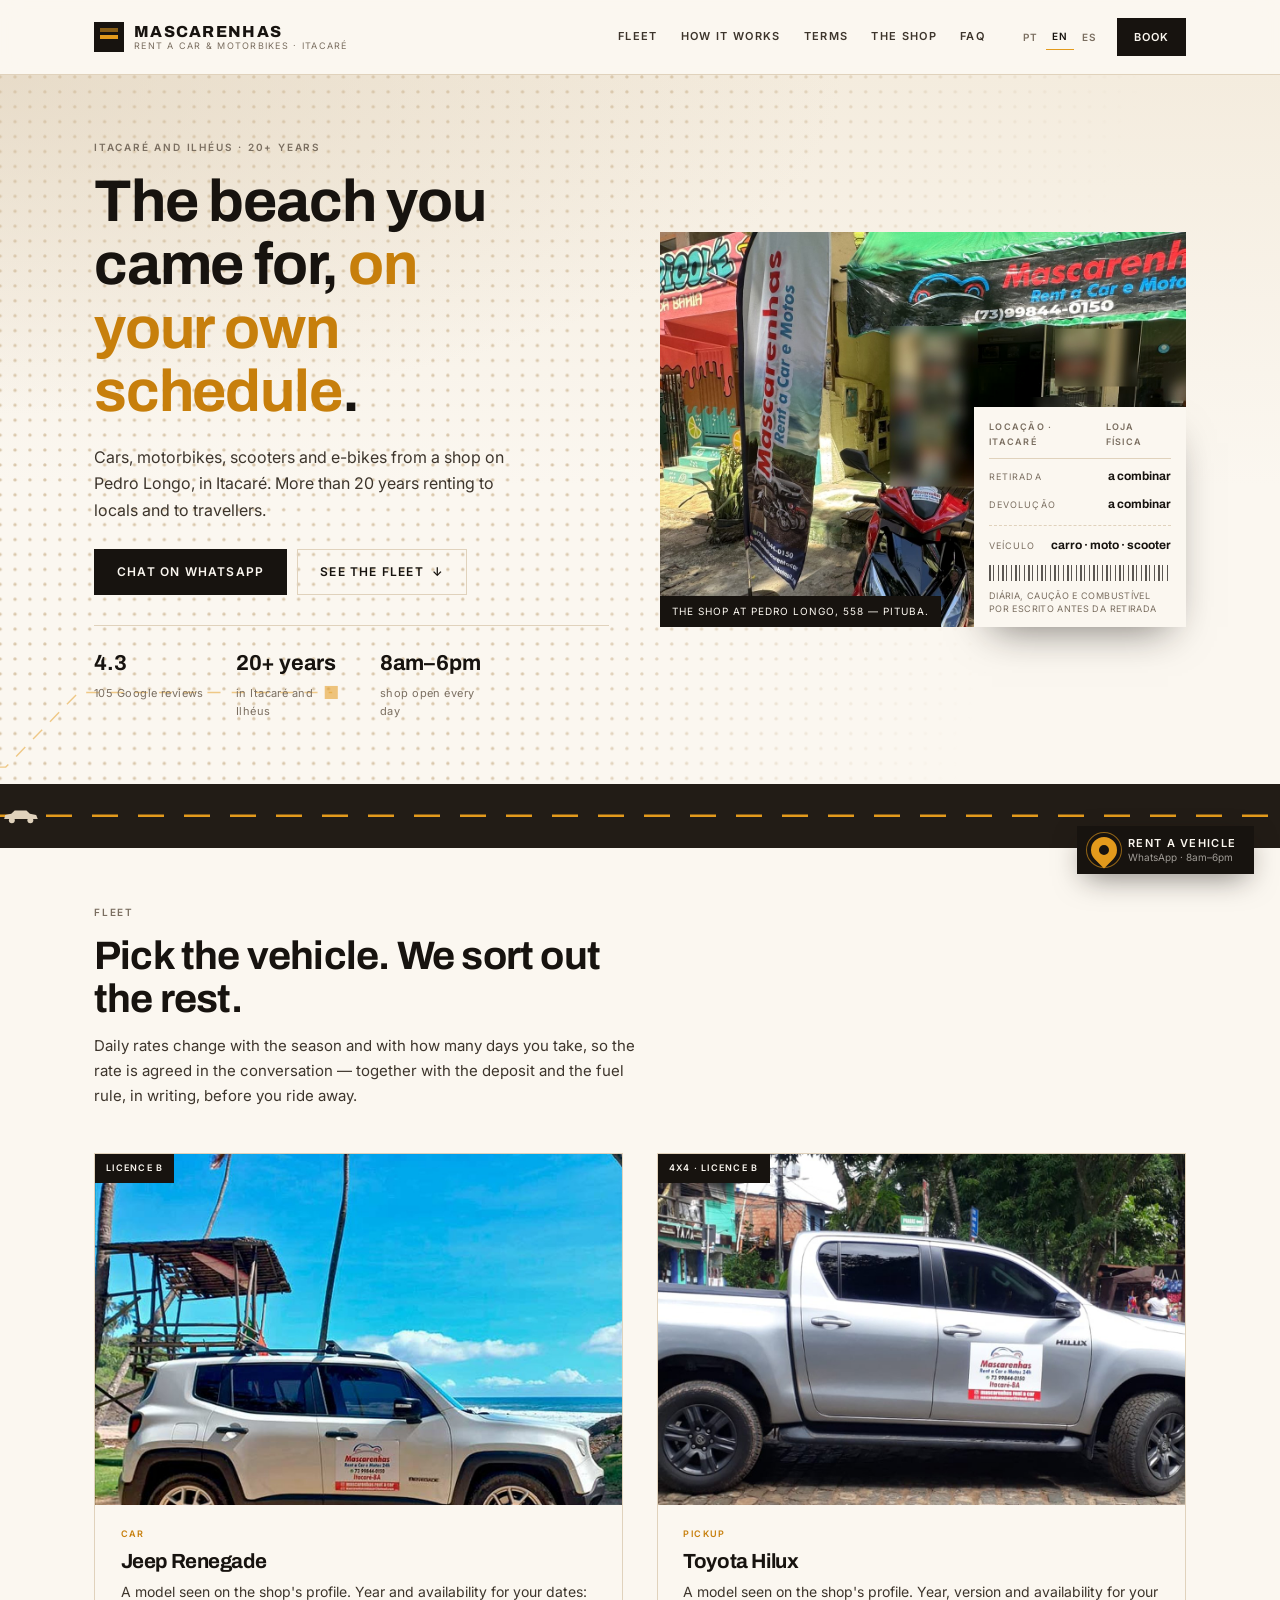
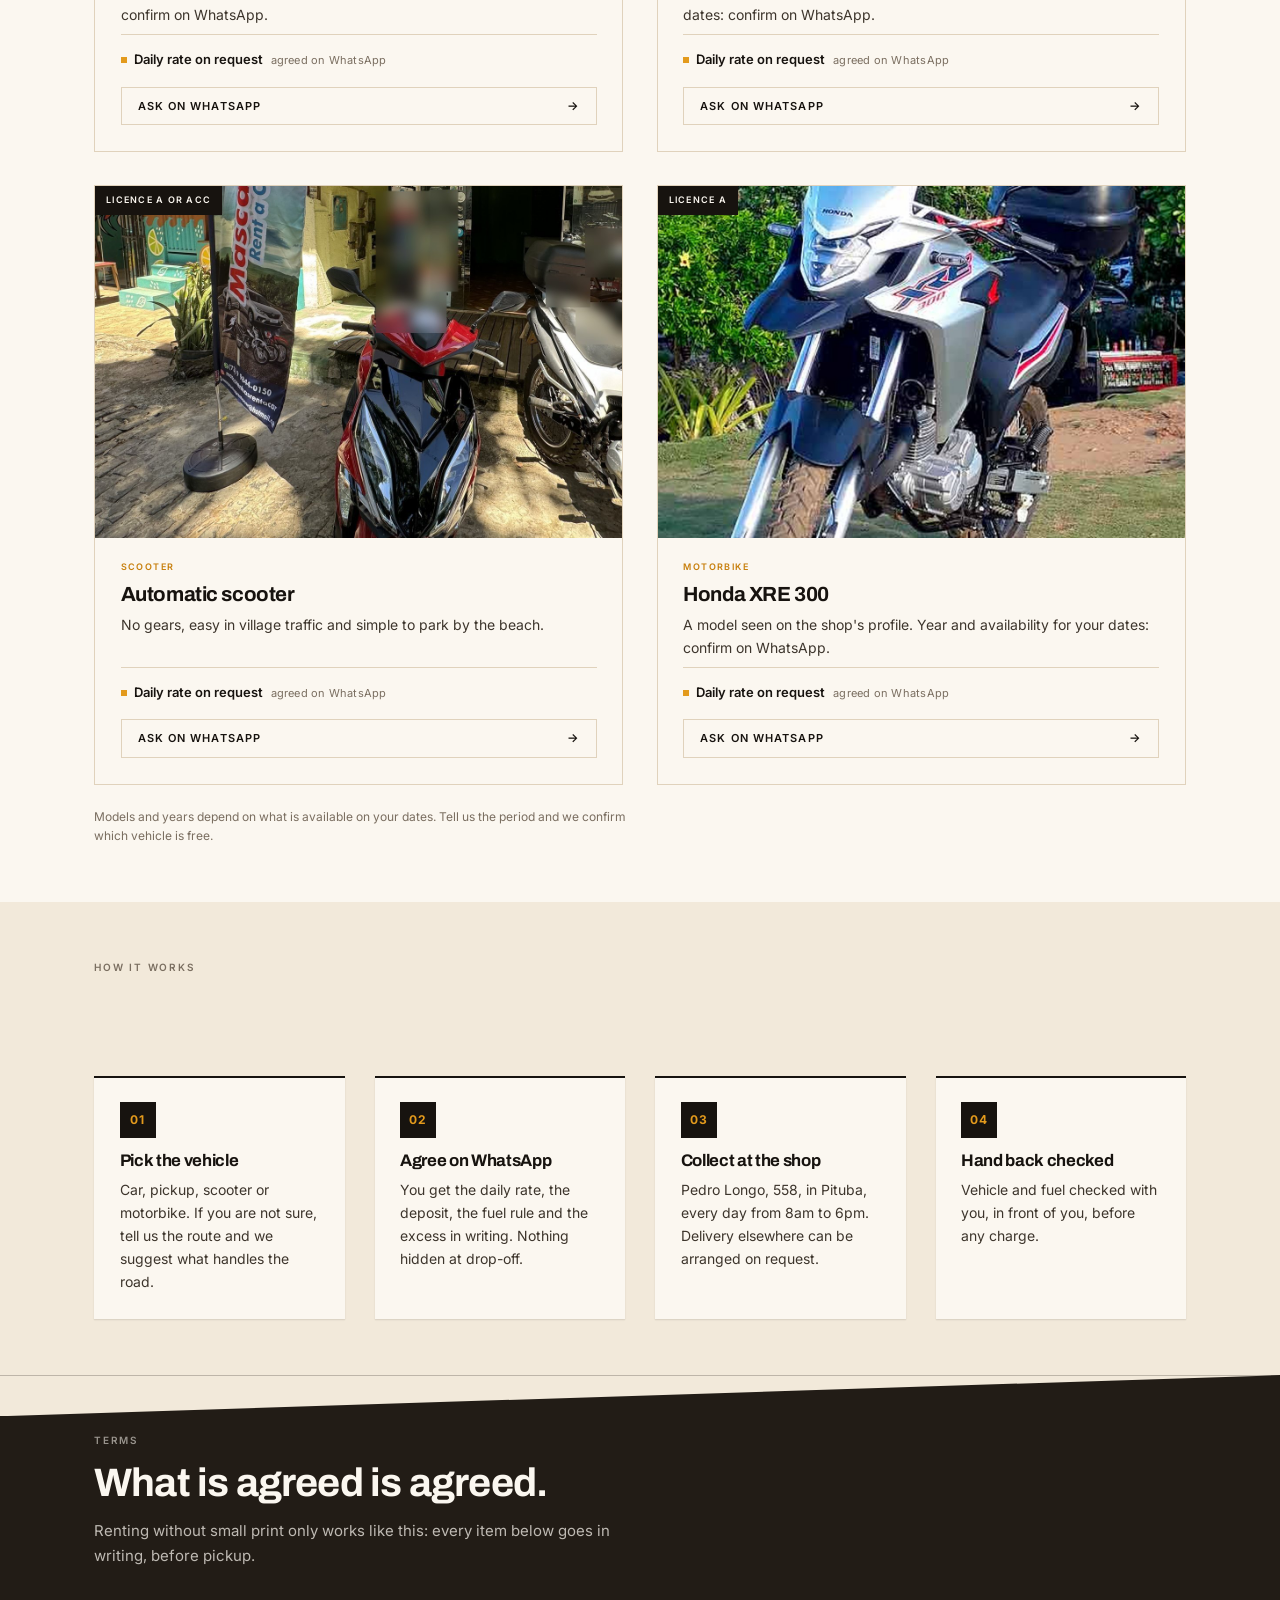
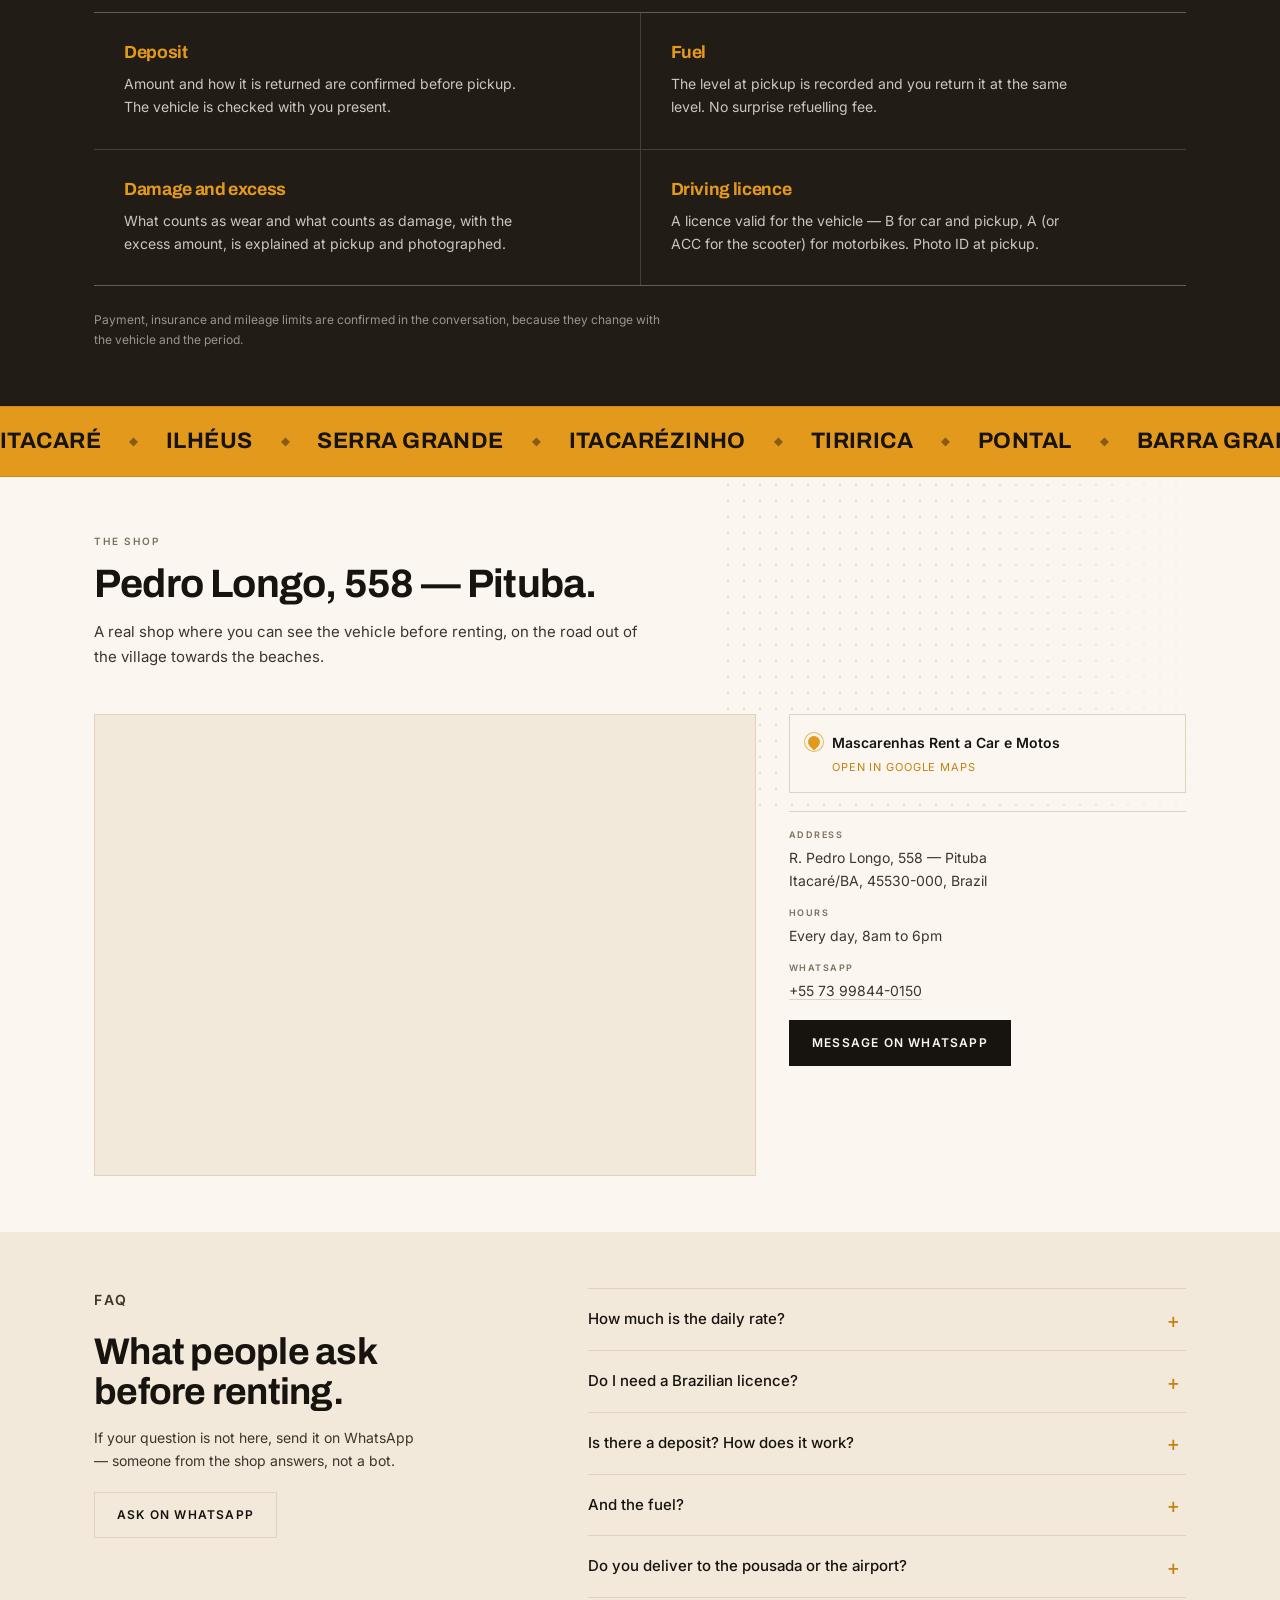
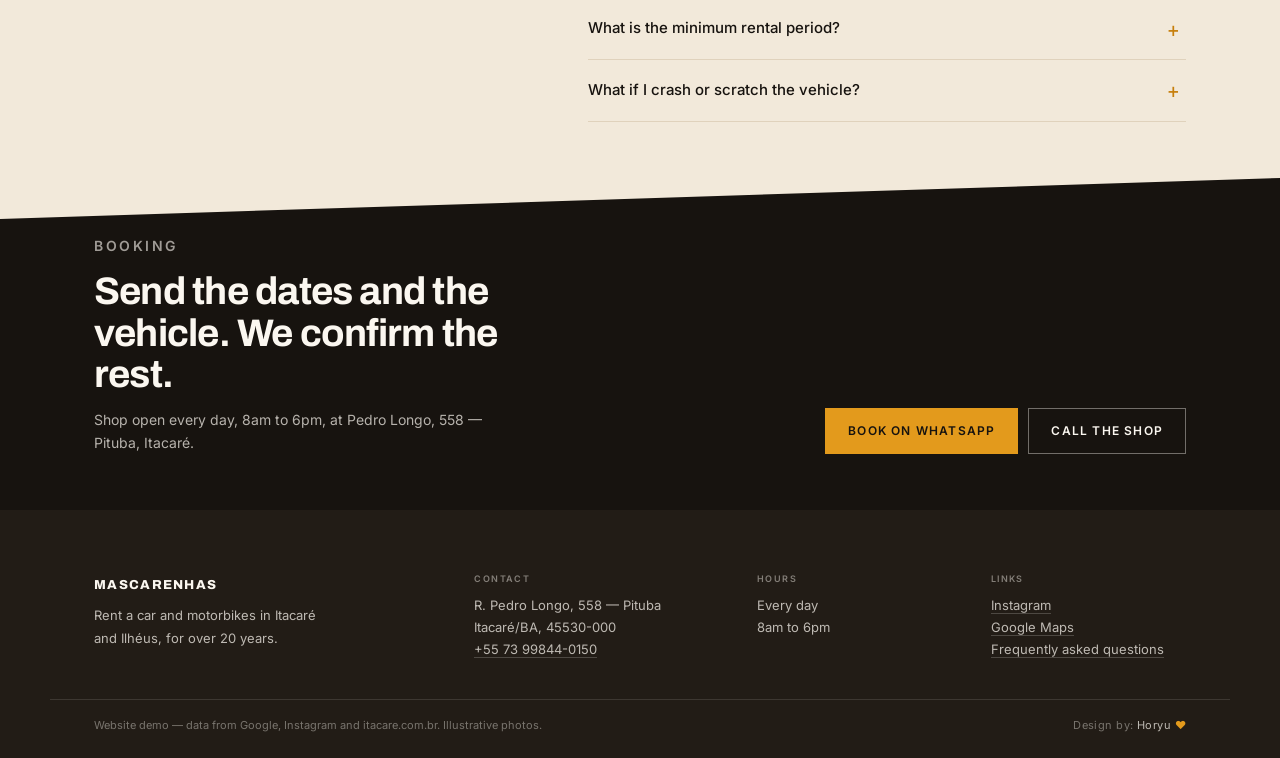
<file: index.html>
<!DOCTYPE html>
<html lang="pt-BR">
<head>
<meta charset="utf-8">
<meta name="viewport" content="width=device-width, initial-scale=1">
<title>Mascarenhas Rent a Car e Motos — Itacaré/BA</title>
<meta name="description" content="Aluguel de carros, motos e scooters em Itacaré. Loja na R. Pedro Longo, 558 (Pituba), todos os dias das 8h às 18h. Diária e caução combinadas por escrito no WhatsApp.">
<meta name="theme-color" content="#17130F">
<link rel="icon" href="assets/favicon.svg" type="image/svg+xml">
<meta property="og:type" content="website">
<meta property="og:url" content="./index.html">
<meta property="og:title" content="Mascarenhas Rent a Car e Motos — Itacaré/BA">
<meta property="og:description" content="Carros, motos e scooters em Itacaré, com loja na Pedro Longo, 558. Diária e caução combinadas por escrito no WhatsApp.">
<meta property="og:image" content="assets/img/og-site.jpg">
<meta property="og:image:width" content="1200">
<meta property="og:image:height" content="630">
<meta property="og:image:alt" content="Prévia do site da Mascarenhas Rent a Car e Motos">
<meta property="og:locale" content="pt_BR">
<meta name="twitter:card" content="summary_large_image">
<meta name="twitter:image" content="assets/img/og-site.jpg">
<link rel="preconnect" href="https://fonts.googleapis.com">
<link rel="preconnect" href="https://fonts.gstatic.com" crossorigin>
<link rel="stylesheet" href="https://fonts.googleapis.com/css2?family=Archivo:wght@500;600;700;800&family=Inter:wght@400;500;600&display=swap">
<script>document.documentElement.classList.add("js");</script>
<link rel="stylesheet" href="styles.css">
</head>
<body>
<a class="skip" href="#main" data-i18n="a11y.skip">Ir para o conteúdo</a>

<header class="site-header" id="topo">
  <div class="container header-inner">
    <a class="brand" href="#topo" aria-label="Mascarenhas Rent a Car e Motos — início">
      <span class="brand-mark" aria-hidden="true"></span>
      <span class="brand-text">
        <strong>Mascarenhas</strong>
        <span data-i18n="brand.sub">rent a car e motos · Itacaré</span>
      </span>
    </a>

    <button class="nav-toggle" id="nav-toggle" type="button" aria-expanded="false" aria-controls="nav" data-i18n-aria="a11y.menu">
      <span></span><span></span>
      <em data-i18n="a11y.menuLabel">Menu</em>
    </button>

    <nav class="nav" id="nav" aria-label="Seções">
      <a href="#frota" data-i18n="nav.fleet">Frota</a>
      <a href="#como-funciona" data-i18n="nav.how">Como funciona</a>
      <a href="#condicoes" data-i18n="nav.terms">Condições</a>
      <a href="#mapa" data-i18n="nav.place">A loja</a>
      <a href="#faq" data-i18n="nav.faq">Dúvidas</a>
    </nav>

    <div class="header-end">
      <div class="langs" role="group" aria-label="Idioma" data-i18n-aria="a11y.lang">
        <button type="button" data-lang="pt" class="is-current">PT</button>
        <button type="button" data-lang="en">EN</button>
        <button type="button" data-lang="es">ES</button>
      </div>
      <a class="btn btn-solid btn-sm" href="https://wa.me/5573998440150" data-wa="general" data-i18n="nav.book">Reservar</a>
    </div>
  </div>
</header>

<div class="read-progress" aria-hidden="true"><span id="read-bar"></span></div>

<main id="main">

  <section class="hero">
    <div class="hero-bg" aria-hidden="true">
      <svg viewBox="0 0 1600 760" preserveAspectRatio="xMidYMid slice" focusable="false">
        <defs>
          <pattern id="heroDots" width="16" height="16" patternUnits="userSpaceOnUse">
            <circle cx="2" cy="2" r="1.8" fill="#D9C7AB"/>
          </pattern>
        </defs>
        <rect class="hero-dots" x="-48" y="-48" width="1696" height="856" fill="url(#heroDots)"/>
        <path class="hero-route" d="M-20 742 L120 742 L198 662 L470 662"/>
        <path class="hero-route hero-route-2" d="M-20 700 L66 700 L108 658"/>
        <rect class="hero-node" x="462" y="655" width="14" height="14"/>
      </svg>
    </div>
    <svg class="hero-trail-sm" viewBox="0 0 240 24" aria-hidden="true" focusable="false">
      <path d="M0 19 H112 L142 6 H226"/>
      <rect x="224" y="0" width="12" height="12"/>
    </svg>
    <div class="container hero-grid">
      <div class="hero-copy">
        <p class="eyebrow" data-i18n="hero.eyebrow">Itacaré e Ilhéus · desde a década de 2000</p>
        <h1 data-i18n-html="hero.title">A praia que você quer ver, <em>no seu tempo</em>.</h1>
        <p class="lede" data-i18n="hero.lede">Carros, motos, scooters e bikes elétricas com loja física na Pedro Longo, em Itacaré. Mais de 20 anos alugando para quem mora aqui e para quem chega de fora.</p>
        <div class="hero-cta">
          <a class="btn btn-solid" href="https://wa.me/5573998440150" data-wa="general" data-i18n="hero.cta1">Falar no WhatsApp</a>
          <a class="btn btn-line" href="#frota" data-i18n="hero.cta2">Ver a frota</a>
        </div>
        <ul class="hero-proof">
          <li><strong data-i18n="hero.p1t">4,3</strong><span data-i18n="hero.p1l">105 avaliações no Google</span></li>
          <li><strong data-i18n="hero.p2t">+20 anos</strong><span data-i18n="hero.p2l">em Itacaré e Ilhéus</span></li>
          <li><strong data-i18n="hero.p3t">8h–18h</strong><span data-i18n="hero.p3l">loja aberta todos os dias</span></li>
        </ul>
      </div>
      <figure class="hero-media">
        <img src="assets/img/hero-moto.jpg" alt="Fachada da Mascarenhas na Pedro Longo, 558, com faixa da loja e motos na porta" data-i18n-alt="hero.alt" width="1600" height="900" fetchpriority="high">
        <aside class="hero-ticket" aria-hidden="true">
          <div class="hero-ticket-head"><span>Locação · Itacaré</span><span>loja física</span></div>
          <div class="hero-ticket-row"><em>Retirada</em><strong>a combinar</strong></div>
          <div class="hero-ticket-row"><em>Devolução</em><strong>a combinar</strong></div>
          <div class="hero-ticket-rule"></div>
          <div class="hero-ticket-row"><em>Veículo</em><strong>carro · moto · scooter</strong></div>
          <span class="hero-ticket-bar"></span>
          <p class="hero-ticket-foot">Diária, caução e combustível por escrito antes da retirada</p>
        </aside>
        <figcaption data-i18n="hero.caption">A loja na Pedro Longo, 558 — Pituba.</figcaption>
      </figure>
    </div>
  </section>

  <div class="road-band" aria-hidden="true">
    <span class="road-line"></span>
    <span class="road-vehicle">
      <svg viewBox="0 0 44 20" fill="currentColor"><path d="M4.4 12.6h35.2l-1.7-4.2-6.6-1.3-3.6-3.4H15.4L11.8 7.1 5.4 8.4 4.4 12.6Z"/><circle cx="12.4" cy="13.9" r="3.1"/><circle cx="31.8" cy="13.9" r="3.1"/></svg>
    </span>
  </div>

  <section class="section" id="frota" aria-labelledby="frota-title">
    <div class="container">
      <div class="section-head">
        <p class="eyebrow" data-i18n="fleet.eyebrow">Frota</p>
        <h2 id="frota-title" data-i18n="fleet.title">Escolha o veículo. O resto a gente combina.</h2>
        <p class="section-sub" data-i18n="fleet.sub">A diária muda com a temporada e com o número de dias, então ela é fechada na conversa — com o valor, a caução e o combustível por escrito antes de você sair com o veículo.</p>
      </div>

      <div class="fleet-grid">
        <article class="fleet-card reveal">
          <figure class="fleet-media">
            <img src="assets/img/carro.jpg" alt="Jeep Renegade branco com adesivo da Mascarenhas, estacionado perto do mar" data-i18n-alt="fleet.car.alt" width="1200" height="800" loading="lazy">
            <figcaption class="fleet-flag" data-i18n="fleet.flag.car">CNH B</figcaption>
          </figure>
          <div class="fleet-body">
            <p class="fleet-kicker" data-i18n="fleet.car.kicker">Carro</p>
            <h3 data-i18n="fleet.car.name">Jeep Renegade</h3>
            <p class="fleet-note" data-i18n="fleet.car.note">Modelo visto no perfil da loja. Ano e disponibilidade na sua data: confirmar no WhatsApp.</p>
            <p class="fleet-price"><span data-i18n="fleet.ask">Diária sob consulta</span> <em data-i18n="fleet.askNote">valor fechado no WhatsApp</em></p>
            <a class="btn btn-line btn-sm" href="https://wa.me/5573998440150" data-wa="vehicle" data-vehicle="fleet.car.name" data-i18n="fleet.cta">Consultar no WhatsApp</a>
          </div>
        </article>

        <article class="fleet-card reveal">
          <figure class="fleet-media">
            <img src="assets/img/pickup.jpg" alt="Toyota Hilux prata com adesivo da Mascarenhas, em rua de pedra em Itacaré" data-i18n-alt="fleet.pickup.alt" width="1200" height="800" loading="lazy">
            <figcaption class="fleet-flag" data-i18n="fleet.flag.pickup">4x4 · CNH B</figcaption>
          </figure>
          <div class="fleet-body">
            <p class="fleet-kicker" data-i18n="fleet.pickup.kicker">Picape</p>
            <h3 data-i18n="fleet.pickup.name">Toyota Hilux</h3>
            <p class="fleet-note" data-i18n="fleet.pickup.note">Modelo visto no perfil da loja. Ano, versão e disponibilidade na sua data: confirmar no WhatsApp.</p>
            <p class="fleet-price"><span data-i18n="fleet.ask">Diária sob consulta</span> <em data-i18n="fleet.askNote">valor fechado no WhatsApp</em></p>
            <a class="btn btn-line btn-sm" href="https://wa.me/5573998440150" data-wa="vehicle" data-vehicle="fleet.pickup.name" data-i18n="fleet.cta">Consultar no WhatsApp</a>
          </div>
        </article>

        <article class="fleet-card reveal">
          <figure class="fleet-media">
            <img src="assets/img/scooter.jpg" alt="Scooter vermelha e moto paradas na porta da loja, com a faixa da Mascarenhas ao lado" data-i18n-alt="fleet.scooter.alt" width="1200" height="800" loading="lazy">
            <figcaption class="fleet-flag" data-i18n="fleet.flag.scooter">CNH A ou ACC</figcaption>
          </figure>
          <div class="fleet-body">
            <p class="fleet-kicker" data-i18n="fleet.scooter.kicker">Scooter</p>
            <h3 data-i18n="fleet.scooter.name">Scooter automática</h3>
            <p class="fleet-note" data-i18n="fleet.scooter.note">Sem marcha, leve no trânsito da vila e fácil de estacionar na praia.</p>
            <p class="fleet-price"><span data-i18n="fleet.ask">Diária sob consulta</span> <em data-i18n="fleet.askNote">valor fechado no WhatsApp</em></p>
            <a class="btn btn-line btn-sm" href="https://wa.me/5573998440150" data-wa="vehicle" data-vehicle="fleet.scooter.name" data-i18n="fleet.cta">Consultar no WhatsApp</a>
          </div>
        </article>

        <article class="fleet-card reveal">
          <figure class="fleet-media">
            <img src="assets/img/moto.jpg" alt="Honda XRE 300 prateada, com baú, em área verde perto do mar" data-i18n-alt="fleet.moto.alt" width="1200" height="800" loading="lazy">
            <figcaption class="fleet-flag" data-i18n="fleet.flag.moto">CNH A</figcaption>
          </figure>
          <div class="fleet-body">
            <p class="fleet-kicker" data-i18n="fleet.moto.kicker">Moto</p>
            <h3 data-i18n="fleet.moto.name">Honda XRE 300</h3>
            <p class="fleet-note" data-i18n="fleet.moto.note">Modelo visto no perfil da loja. Ano e disponibilidade na sua data: confirmar no WhatsApp.</p>
            <p class="fleet-price"><span data-i18n="fleet.ask">Diária sob consulta</span> <em data-i18n="fleet.askNote">valor fechado no WhatsApp</em></p>
            <a class="btn btn-line btn-sm" href="https://wa.me/5573998440150" data-wa="vehicle" data-vehicle="fleet.moto.name" data-i18n="fleet.cta">Consultar no WhatsApp</a>
          </div>
        </article>
      </div>

      <div class="fleet-nav">
        <button type="button" class="fleet-arrow" data-fleet-prev data-i18n-aria="fleet.prev" aria-label="Veículo anterior">‹</button>
        <div class="fleet-dots" aria-hidden="true"></div>
        <button type="button" class="fleet-arrow" data-fleet-next data-i18n-aria="fleet.next" aria-label="Próximo veículo">›</button>
      </div>

      <p class="fleet-foot" data-i18n="fleet.foot">Modelos e anos variam com a frota disponível na data. Diga o período e a gente confirma qual veículo está livre.</p>
    </div>
  </section>

  <section class="section section-tint" id="como-funciona" aria-labelledby="como-title">
    <div class="container">
      <div class="section-head">
        <p class="eyebrow" data-i18n="how.eyebrow">Como funciona</p>
        <h2 id="como-title" data-i18n="how.title">Quatro passos, nenhuma surpresa.</h2>
      </div>
      <ol class="steps">
        <li class="reveal">
          <span class="step-n" aria-hidden="true">01</span>
          <h3 data-i18n="how.s1t">Escolha o veículo</h3>
          <p data-i18n="how.s1b">Carro, picape, scooter ou moto. Se estiver em dúvida, conte o roteiro e a gente indica o que aguenta a estrada.</p>
        </li>
        <li class="reveal">
          <span class="step-n" aria-hidden="true">02</span>
          <h3 data-i18n="how.s2t">Combine no WhatsApp</h3>
          <p data-i18n="how.s2b">Você recebe por escrito a diária, a caução, o combustível e a franquia. Sem valor escondido na devolução.</p>
        </li>
        <li class="reveal">
          <span class="step-n" aria-hidden="true">03</span>
          <h3 data-i18n="how.s3t">Retire na loja</h3>
          <p data-i18n="how.s3b">Na Pedro Longo, 558, na Pituba, todos os dias das 8h às 18h. Entrega combinada em outro ponto, sob consulta.</p>
        </li>
        <li class="reveal">
          <span class="step-n" aria-hidden="true">04</span>
          <h3 data-i18n="how.s4t">Devolva conferido</h3>
          <p data-i18n="how.s4b">Veículo e combustível conferidos junto com você, na sua frente, antes de qualquer cobrança.</p>
        </li>
      </ol>
    </div>
  </section>

  <section class="section section-dark" id="condicoes" aria-labelledby="condicoes-title">
    <div class="container">
      <div class="section-head">
        <p class="eyebrow light" data-i18n="terms.eyebrow">Condições</p>
        <h2 id="condicoes-title" data-i18n="terms.title">O que está combinado, está combinado.</h2>
        <p class="section-sub" data-i18n="terms.sub">Aluguel sem letra miúda só funciona assim: cada item abaixo vai por escrito na conversa, antes da retirada.</p>
      </div>
      <div class="terms-grid">
        <div class="term reveal">
          <h3 data-i18n="terms.t1t">Caução</h3>
          <p data-i18n="terms.t1b">Valor e forma de devolução informados antes da retirada. A conferência do veículo é feita com você presente.</p>
        </div>
        <div class="term reveal">
          <h3 data-i18n="terms.t2t">Combustível</h3>
          <p data-i18n="terms.t2b">O nível de saída é registrado e você devolve no mesmo nível. Sem taxa de abastecimento surpresa.</p>
        </div>
        <div class="term reveal">
          <h3 data-i18n="terms.t3t">Danos e franquia</h3>
          <p data-i18n="terms.t3b">O que é desgaste de uso e o que é dano, com valor de franquia, é explicado na retirada e registrado por foto.</p>
        </div>
        <div class="term reveal">
          <h3 data-i18n="terms.t4t">Habilitação</h3>
          <p data-i18n="terms.t4b">CNH válida na categoria do veículo — B para carro e picape, A (ou ACC na scooter) para moto. Documento com foto na retirada.</p>
        </div>
      </div>
      <p class="terms-foot" data-i18n="terms.foot">Pagamento, seguro e limites de quilometragem são confirmados na conversa, porque mudam conforme o veículo e o período.</p>
    </div>
  </section>

  <div class="marquee" aria-hidden="true">
    <div class="marquee-track">
      <div class="marquee-group"><span>Itacaré</span><i>◆</i><span>Ilhéus</span><i>◆</i><span>Serra Grande</span><i>◆</i><span>Itacarézinho</span><i>◆</i><span>Tiririca</span><i>◆</i><span>Pontal</span><i>◆</i><span>Barra Grande</span><i>◆</i><span>Aeroporto de Ilhéus</span><i>◆</i></div>
      <div class="marquee-group"><span>Itacaré</span><i>◆</i><span>Ilhéus</span><i>◆</i><span>Serra Grande</span><i>◆</i><span>Itacarézinho</span><i>◆</i><span>Tiririca</span><i>◆</i><span>Pontal</span><i>◆</i><span>Barra Grande</span><i>◆</i><span>Aeroporto de Ilhéus</span><i>◆</i></div>
    </div>
  </div>

  <section class="section" id="mapa" aria-labelledby="mapa-title">
    <span class="map-dots" aria-hidden="true"></span>
    <div class="container">
      <div class="section-head">
        <p class="eyebrow" data-i18n="map.eyebrow">A loja</p>
        <h2 id="mapa-title" data-i18n="map.title">Na Pedro Longo, 558 — Pituba.</h2>
        <p class="section-sub" data-i18n="map.sub">Ponto físico para você ver o veículo antes de alugar, na rua que sai da vila em direção às praias.</p>
      </div>

      <div class="map-layout">
        <div class="map-frame">
          <iframe
            title="Mapa da Mascarenhas Rent a Car e Motos em Itacaré"
            data-i18n-title="map.iframeTitle"
            src="https://www.google.com/maps?q=R.+Pedro+Longo,+558+-+Pituba,+Itacar%C3%A9+-+BA,+45530-000&z=16&hl=pt-BR&output=embed"
            loading="lazy" referrerpolicy="no-referrer-when-downgrade" allowfullscreen></iframe>
        </div>

        <div class="map-side">
          <a class="map-place" href="https://www.google.com/maps/search/?api=1&query=Mascarenhas+Rent+a+Car+e+Motos+R.+Pedro+Longo+558+Itacar%C3%A9+BA&query_place_id=ChIJfzRZUZk1OQcR6nKKyG5BpoI" target="_blank" rel="noopener">
            <span class="map-pin" aria-hidden="true"></span>
            <span>
              <strong data-i18n="map.place">Mascarenhas Rent a Car e Motos</strong>
              <em data-i18n="map.open">Abrir no Google Maps</em>
            </span>
          </a>

          <dl class="map-facts">
            <div>
              <dt data-i18n="map.addrLabel">Endereço</dt>
              <dd data-i18n-html="map.addr">R. Pedro Longo, 558 — Pituba<br>Itacaré/BA, 45530-000</dd>
            </div>
            <div>
              <dt data-i18n="map.hoursLabel">Horário</dt>
              <dd data-i18n="map.hours">Todos os dias, 8h às 18h</dd>
            </div>
            <div>
              <dt data-i18n="map.phoneLabel">WhatsApp</dt>
              <dd><a href="https://wa.me/5573998440150">+55 73 99844-0150</a></dd>
            </div>
          </dl>

          <a class="btn btn-solid" href="https://wa.me/5573998440150" data-wa="general" data-i18n="map.cta">Chamar no WhatsApp</a>
        </div>
      </div>
    </div>
  </section>

  <section class="section section-tint" id="faq" aria-labelledby="faq-title">
    <div class="container faq-layout">
      <div class="faq-head">
        <p class="eyebrow" data-i18n="faq.eyebrow">Dúvidas</p>
        <h2 id="faq-title" data-i18n="faq.title">O que perguntam antes de alugar.</h2>
        <p data-i18n="faq.sub">Se a sua dúvida não estiver aqui, manda no WhatsApp — responde gente da loja, não robô.</p>
        <a class="btn btn-line" href="https://wa.me/5573998440150" data-wa="general" data-i18n="faq.cta">Perguntar no WhatsApp</a>
      </div>

      <div class="faq-list">
        <details class="faq-item">
          <summary data-i18n="faq.q1">Quanto custa a diária?</summary>
          <div class="faq-answer"><p data-i18n="faq.a1">Depende do veículo, do período e da temporada. Por isso o valor é fechado na conversa, com o total e a caução por escrito antes de você retirar o veículo.</p></div>
        </details>
        <details class="faq-item">
          <summary data-i18n="faq.q2">Preciso de CNH brasileira?</summary>
          <div class="faq-answer"><p data-i18n="faq.a2">Para carro e picape, CNH categoria B. Para moto, categoria A; scooter pode ser ACC. Turista estrangeiro deve trazer a habilitação do país com a permissão internacional de dirigir — confirme no WhatsApp antes de reservar.</p></div>
        </details>
        <details class="faq-item">
          <summary data-i18n="faq.q3">Tem caução? Como funciona?</summary>
          <div class="faq-answer"><p data-i18n="faq.a3">Sim, e o valor é informado antes da retirada, junto com a forma de devolução. A conferência do veículo é feita com você presente, com fotos do estado de saída.</p></div>
        </details>
        <details class="faq-item">
          <summary data-i18n="faq.q4">E o combustível?</summary>
          <div class="faq-answer"><p data-i18n="faq.a4">O nível é registrado na saída e você devolve no mesmo nível. Assim não existe cobrança de abastecimento que você não fez.</p></div>
        </details>
        <details class="faq-item">
          <summary data-i18n="faq.q5">Vocês entregam na pousada ou no aeroporto?</summary>
          <div class="faq-answer"><p data-i18n="faq.a5">A retirada é na loja, na Pedro Longo, 558. Entrega em outro ponto e transfer do aeroporto de Ilhéus podem ser combinados à parte — fale com a loja e a gente confirma disponibilidade e custo.</p></div>
        </details>
        <details class="faq-item">
          <summary data-i18n="faq.q6">Qual o período mínimo de aluguel?</summary>
          <div class="faq-answer"><p data-i18n="faq.a6">Varia com o veículo e com a época do ano. Para menos de um dia, pacote semanal ou mensal, pergunte direto no WhatsApp.</p></div>
        </details>
        <details class="faq-item">
          <summary data-i18n="faq.q7">E se eu bater ou riscar o veículo?</summary>
          <div class="faq-answer"><p data-i18n="faq.a7">Avise a loja na hora. O contrato tem franquia e o valor é explicado na retirada. Registre fotos no momento da ocorrência — é o que protege os dois lados.</p></div>
        </details>
      </div>
    </div>
  </section>

  <section class="section cta-final">
    <div class="container cta-inner">
      <div>
        <p class="eyebrow light" data-i18n="cta.eyebrow">Reserva</p>
        <h2 data-i18n="cta.title">Diga a data e o veículo. A gente confirma o resto.</h2>
        <p data-i18n="cta.sub">Loja aberta todos os dias, das 8h às 18h, na Pedro Longo, 558 — Pituba, Itacaré.</p>
      </div>
      <div class="cta-actions">
        <a class="btn btn-amber" href="https://wa.me/5573998440150" data-wa="general" data-i18n="cta.btn">Reservar no WhatsApp</a>
        <a class="btn btn-ghost-light" href="tel:+5573998440150" data-i18n="cta.call">Ligar para a loja</a>
      </div>
    </div>
  </section>

</main>

<footer class="site-footer">
  <div class="container footer-grid">
    <div>
      <p class="footer-brand">Mascarenhas</p>
      <p class="footer-sub" data-i18n="footer.tagline">Rent a car e motos em Itacaré e Ilhéus, há mais de 20 anos.</p>
    </div>
    <div>
      <h3 data-i18n="footer.contact">Contato</h3>
      <p>R. Pedro Longo, 558 — Pituba<br>Itacaré/BA, 45530-000</p>
      <p><a href="https://wa.me/5573998440150">+55 73 99844-0150</a></p>
    </div>
    <div>
      <h3 data-i18n="footer.hours">Horário</h3>
      <p data-i18n-html="footer.hoursValue">Todos os dias<br>8h às 18h</p>
    </div>
    <div>
      <h3 data-i18n="footer.links">Links</h3>
      <p><a href="https://instagram.com/mascarenhasrentacar" target="_blank" rel="noopener">Instagram</a></p>
      <p><a href="https://www.google.com/maps/search/?api=1&query=Mascarenhas+Rent+a+Car+e+Motos+R.+Pedro+Longo+558+Itacar%C3%A9+BA&query_place_id=ChIJfzRZUZk1OQcR6nKKyG5BpoI" target="_blank" rel="noopener">Google Maps</a></p>
      <p><a href="#faq" data-i18n="footer.faq">Dúvidas frequentes</a></p>
    </div>
  </div>
  <div class="container footer-base">
    <p data-i18n="footer.demo">Demonstração de site — dados do Google, do Instagram e do itacare.com.br. Fotos ilustrativas.</p>
    <p class="footer-credit">Design by: <a href="https://horyu-arthur.vercel.app/" target="_blank" rel="noopener">Horyu <span class="heart" aria-hidden="true">♥</span></a></p>
  </div>
</footer>

<a class="wa-float" href="https://wa.me/5573998440150" data-wa="general" aria-label="Falar no WhatsApp" data-i18n-aria="float.aria">
  <span class="wa-pin" aria-hidden="true"></span>
  <span class="wa-text">
    <strong data-i18n="float.title">Reservar veículo</strong>
    <em data-i18n="float.sub">WhatsApp · 8h às 18h</em>
  </span>
</a>

<script src="i18n.js"></script>
<script src="main.js"></script>
</body>
</html>
</file>
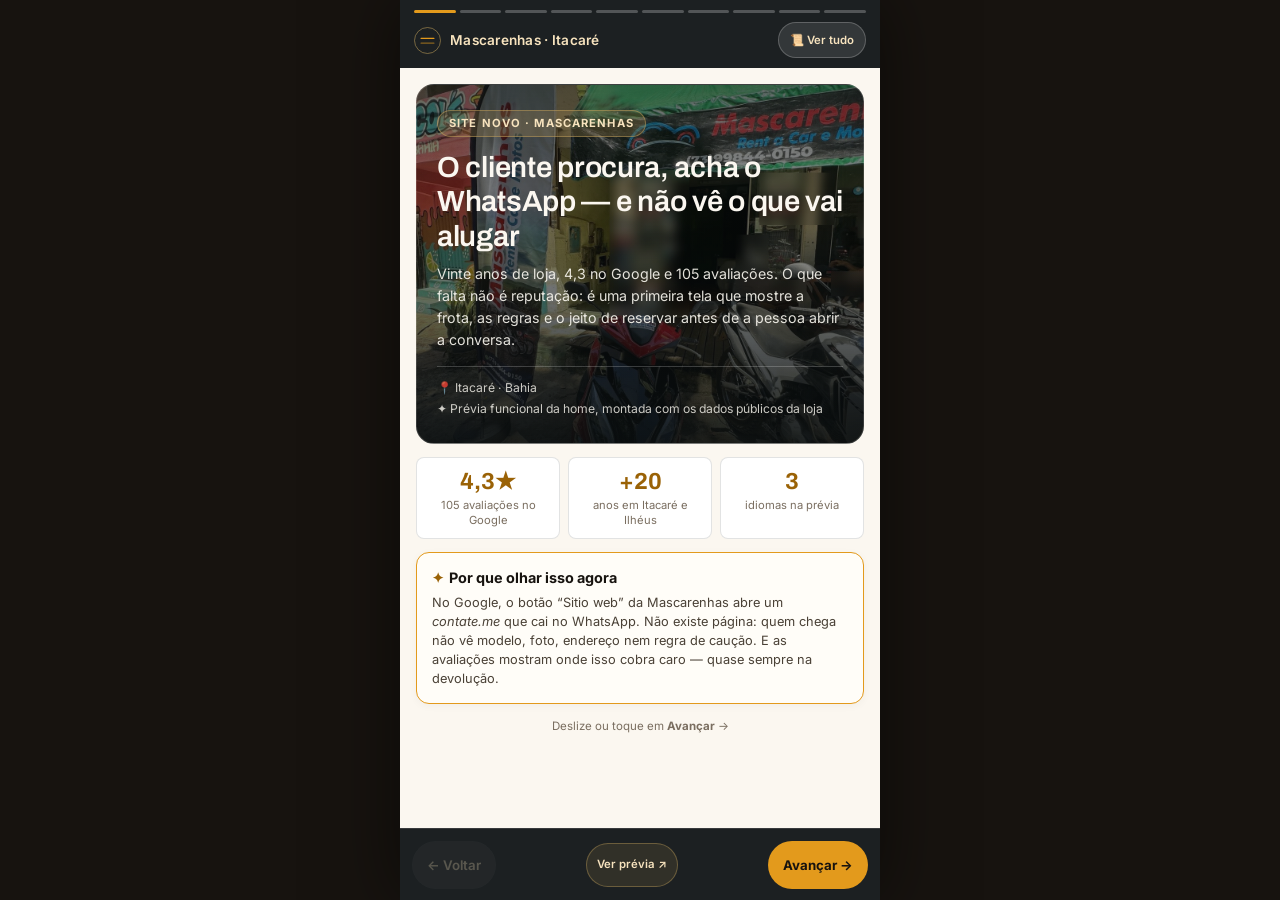
<file: proposta.html>
<!doctype html>
<html lang="pt-BR">
<head>
  <meta charset="utf-8">
  <meta name="viewport" content="width=device-width, initial-scale=1, viewport-fit=cover">
  <meta name="robots" content="noindex,nofollow">
  <title>Proposta — Mascarenhas Rent a Car e Motos</title>
  <meta name="description" content="Apresentação da prévia do novo site da Mascarenhas Rent a Car e Motos: o diagnóstico, a frota, as condições de aluguel e o escopo de publicação.">
  <meta property="og:type" content="website">
  <meta property="og:url" content="./proposta.html">
  <meta property="og:title" content="Prévia do novo site — Mascarenhas Rent a Car e Motos">
  <meta property="og:description" content="Apresentação interativa: diagnóstico, frota, condições de aluguel e escopo de publicação.">
  <meta property="og:image" content="assets/img/og-proposta.jpg">
  <meta property="og:image:width" content="1200">
  <meta property="og:image:height" content="630">
  <meta property="og:image:alt" content="Prévia do novo site da Mascarenhas">
  <meta property="og:locale" content="pt_BR">
  <meta name="twitter:card" content="summary_large_image">
  <meta name="twitter:image" content="assets/img/og-proposta.jpg">
  <meta name="theme-color" content="#17130F">
  <link rel="icon" href="assets/favicon.svg" type="image/svg+xml">
  <link rel="preconnect" href="https://fonts.googleapis.com">
  <link rel="preconnect" href="https://fonts.gstatic.com" crossorigin>
  <link href="https://fonts.googleapis.com/css2?family=Archivo:wght@500;600;700;800&family=Inter:wght@400;500;600;700&display=swap" rel="stylesheet">
  <style>
    :root{
      --ink:#17130F;
      --ink-2:#4A4136;
      --muted:#7A6E60;
      --sea:#C77F0C;
      --teal:#17130F;
      --gold:#E39A1C;
      --gold-deep:#9A6206;
      --gold-soft:#F7E3BE;
      --paper:#FBF7F0;
      --white:#fff;
      --sand:#E0D2BC;
      --line:rgba(21,25,27,.12);
      --line-strong:rgba(21,25,27,.22);
      --serif:"Archivo","Helvetica Neue",Arial,sans-serif;
      --sans:"Inter",-apple-system,BlinkMacSystemFont,"Segoe UI",Roboto,sans-serif;
      --r-lg:18px;
      --r-md:13px;
      --r-sm:8px;
      --shadow:0 10px 30px -14px rgba(21,25,27,.35);
    }

    *{box-sizing:border-box;margin:0;padding:0;-webkit-tap-highlight-color:transparent}

    html,body{
      width:100%;min-height:100%;
      background:var(--ink);
      color:var(--ink);
      font-family:var(--sans);
      line-height:1.5;
      overflow-x:hidden;
      overscroll-behavior-y:none;
    }

    /* moldura de app: mesma sensação de stories do celular, até no desktop */
    .app-viewport{
      width:100%;max-width:480px;min-height:100vh;margin:0 auto;
      background:var(--paper);
      display:flex;flex-direction:column;position:relative;
      box-shadow:0 0 70px rgba(0,0,0,.5);
    }

    .stories-header{
      position:sticky;top:0;z-index:100;
      padding:10px 14px;
      background:rgba(21,25,27,.97);
      -webkit-backdrop-filter:blur(10px);backdrop-filter:blur(10px);
      color:var(--gold-soft);
    }
    .story-progress-container{display:flex;gap:4px;width:100%;margin-bottom:9px}
    .story-progress-bar{height:3px;flex:1;background:rgba(255,255,255,.24);border-radius:999px;overflow:hidden}
    .story-progress-fill{width:0;height:100%;background:var(--gold);transition:width .25s ease}
    .story-progress-bar.completed .story-progress-fill,
    .story-progress-bar.active .story-progress-fill{width:100%}

    .stories-meta-row{display:flex;align-items:center;justify-content:space-between;gap:10px}
    .brand-pill{display:flex;align-items:center;gap:9px;font-size:.85rem;font-weight:600;letter-spacing:.02em}
    .brand-mark{width:27px;height:27px;display:grid;place-items:center;border:1px solid rgba(194,160,90,.55);border-radius:50%;color:var(--gold)}
    .brand-mark svg{width:17px;height:17px}
    .mode-switch-btn{
      background:rgba(255,255,255,.1);border:1px solid rgba(255,255,255,.22);
      color:var(--gold-soft);font-family:var(--sans);font-size:.71rem;font-weight:600;
      padding:6px 11px;border-radius:999px;cursor:pointer;min-height:36px;
    }
    .mode-switch-btn:hover{border-color:var(--gold)}

    .card-viewport{flex:1 0 auto;padding:16px 16px 96px;touch-action:pan-y}
    .story-card{display:none;animation:cardIn .22s ease-out}
    .story-card.active{display:block}
    @keyframes cardIn{from{opacity:0;transform:translateY(8px)}to{opacity:1;transform:none}}
    body.scroll-mode .story-card{display:block!important;margin-bottom:26px;padding-bottom:26px;border-bottom:1px dashed var(--line-strong)}
    body.scroll-mode .story-card:last-child{border-bottom:0}
    body.scroll-mode .bottom-nav-bar .nav-touch-btn{display:none}
    body.scroll-mode .bottom-nav-bar{justify-content:center}

    .kicker{
      display:inline-flex;align-items:center;gap:6px;
      font-size:.7rem;font-weight:700;text-transform:uppercase;letter-spacing:.12em;
      color:var(--gold-deep);margin-bottom:7px;
    }
    .card-title{
      font-family:var(--serif);font-size:1.66rem;line-height:1.18;
      letter-spacing:-.01em;color:var(--ink);font-weight:600;margin-bottom:9px;
    }
    .card-subtitle{font-size:.89rem;color:var(--ink-2);line-height:1.55;margin-bottom:15px}
    .card-note{font-size:.76rem;color:var(--muted);line-height:1.5}

    .cover-card{
      position:relative;overflow:hidden;
      border-radius:var(--r-lg);padding:24px 20px;margin-bottom:13px;
      color:var(--paper);
      background:
        linear-gradient(180deg,rgba(10,14,15,.62) 0%,rgba(10,14,15,.45) 40%,rgba(10,14,15,.92) 100%),
        url("assets/img/hero-moto.jpg") center/cover no-repeat;
      border:1px solid rgba(255,255,255,.14);
    }
    .cover-tag{
      display:inline-block;background:rgba(194,160,90,.22);color:var(--gold-soft);
      border:1px solid rgba(194,160,90,.5);border-radius:999px;
      padding:4px 11px;font-size:.7rem;font-weight:700;letter-spacing:.1em;
      text-transform:uppercase;margin-bottom:13px;
    }
    .cover-card .card-title{color:var(--paper);font-size:1.82rem;margin-bottom:10px}
    .cover-card .card-subtitle{color:rgba(250,247,240,.9)}
    .cover-foot{
      margin-top:14px;padding-top:11px;border-top:1px solid rgba(255,255,255,.2);
      font-size:.76rem;color:rgba(250,247,240,.8);line-height:1.7;
    }

    .stat-row{display:flex;gap:8px;margin-bottom:13px}
    .stat-item{
      flex:1;background:var(--white);border:1px solid var(--line);
      border-radius:var(--r-sm);padding:11px 7px;text-align:center;
    }
    .stat-val{font-family:var(--serif);font-size:1.45rem;font-weight:700;color:var(--gold-deep);line-height:1.1}
    .stat-label{font-size:.7rem;color:var(--muted);margin-top:3px;line-height:1.3}

    .touch-box{
      background:var(--white);border:1px solid var(--line);
      border-radius:var(--r-md);padding:15px;margin-bottom:11px;box-shadow:0 2px 8px rgba(21,25,27,.04);
    }
    .touch-box.highlight{border-color:var(--gold);background:#fffdf8}
    .touch-box h3{font-size:.9rem;color:var(--ink);margin-bottom:5px;font-weight:700;line-height:1.35}
    .touch-box h3 .ico{color:var(--gold-deep);margin-inline-end:5px}
    .touch-box p{font-size:.8rem;color:var(--ink-2);line-height:1.5}
    .touch-box.compact{padding:12px 14px}

    .alert-chip{
      background:#fffdf7;border-inline-start:3px solid var(--gold);
      padding:9px 12px;border-radius:0 var(--r-sm) var(--r-sm) 0;
      font-size:.79rem;color:var(--ink-2);margin-bottom:8px;line-height:1.45;
    }
    .alert-chip strong{display:block;color:var(--gold-deep);font-size:.8rem;margin-bottom:1px}

    .benefit-list{display:flex;flex-direction:column;gap:8px;margin-bottom:11px}
    .benefit-item{
      display:flex;gap:11px;align-items:flex-start;
      background:var(--white);border:1px solid var(--line);
      border-radius:var(--r-md);padding:11px 12px;
    }
    .benefit-num{
      flex:none;width:25px;height:25px;border-radius:50%;
      background:var(--gold-soft);color:var(--gold-deep);
      display:grid;place-items:center;font-size:.73rem;font-weight:700;
    }
    .benefit-item h3{font-size:.83rem;font-weight:700;line-height:1.3;margin-bottom:2px}
    .benefit-item p{font-size:.74rem;color:var(--ink-2);line-height:1.45}

    .tech-grid-2x2{display:grid;grid-template-columns:1fr 1fr;gap:9px;margin-bottom:12px}
    .tech-mini-card{background:var(--white);border:1px solid var(--line);border-radius:var(--r-sm);padding:13px 11px}
    .tech-mini-card .tag{display:block;font-size:.66rem;text-transform:uppercase;letter-spacing:.09em;color:var(--gold-deep);font-weight:700;margin-bottom:4px}
    .tech-mini-card h4{font-size:.84rem;line-height:1.3;margin-bottom:3px;font-weight:700}
    .tech-mini-card p{font-size:.73rem;color:var(--muted);line-height:1.4}

    .mobile-preview-box{
      background:#101416;border:1px solid rgba(255,255,255,.14);
      border-radius:var(--r-lg);padding:11px;margin:13px 0;text-align:center;
    }
    .preview-phone-screen{width:100%;height:380px;border:0;border-radius:var(--r-md);background:#fff;display:block}
    .tap-preview-link{
      display:flex;align-items:center;justify-content:center;gap:7px;
      background:var(--gold);color:var(--ink);font-weight:700;font-size:.85rem;
      padding:13px;border-radius:10px;text-decoration:none;margin-top:10px;min-height:46px;
    }
    .tap-preview-link:hover{background:var(--gold-soft)}
    .tap-preview-link.dark{background:var(--ink);color:var(--gold-soft);border:1px solid rgba(194,160,90,.4)}

    .package-chip{
      background:var(--white);border:1.5px solid var(--line-strong);
      border-radius:var(--r-md);padding:15px;margin-bottom:11px;position:relative;cursor:pointer;
      transition:border-color .2s ease,background .2s ease,box-shadow .2s ease;
    }
    .package-chip:hover{border-color:var(--gold)}
    .package-chip.selected{border-color:var(--gold);background:#fffdf8;box-shadow:0 6px 18px -8px rgba(133,102,39,.4)}
    .package-ribbon{
      position:absolute;top:-10px;inset-inline-end:13px;background:var(--ink);color:var(--gold-soft);
      font-size:.65rem;font-weight:700;letter-spacing:.08em;text-transform:uppercase;
      padding:3px 9px;border-radius:999px;
    }
    .package-header{display:flex;justify-content:space-between;align-items:flex-start;gap:10px;margin-bottom:6px}
    .package-name{font-weight:700;font-size:1rem;line-height:1.2}
    .package-desc{font-size:.73rem;color:var(--muted);margin-top:2px}
    .package-price{font-family:var(--serif);font-size:.85rem;font-weight:700;color:var(--gold-deep);white-space:nowrap;text-align:end}
    .feature-list{list-style:none;font-size:.79rem;color:var(--ink-2);margin-top:8px}
    .feature-list li{padding:3px 0;display:flex;align-items:flex-start;gap:7px;line-height:1.4}
    .feature-list li::before{content:"✓";color:var(--gold-deep);font-weight:700}

    .timeline-mobile{margin-top:10px}
    .timeline-row{display:flex;gap:11px;align-items:flex-start;margin-bottom:11px}
    .timeline-badge{
      background:var(--gold-deep);color:#fff;font-size:.71rem;font-weight:700;
      padding:5px 8px;border-radius:6px;min-width:48px;text-align:center;flex:none;
    }
    .timeline-badge.final{background:var(--ink);color:var(--gold-soft)}
    .timeline-info h4{font-size:.86rem;margin-bottom:1px;font-weight:700;line-height:1.25}
    .timeline-info p{font-size:.76rem;color:var(--muted);line-height:1.4}

    .case-card{overflow:hidden;border:1.5px solid var(--line);border-radius:var(--r-md);padding:0;margin-top:12px;background:var(--white)}
    .case-media{height:122px;background:var(--ink);overflow:hidden;position:relative}
    .case-media img{width:100%;height:100%;object-fit:cover;opacity:.9;display:block}
    .case-label{position:absolute;top:9px;inset-inline-start:10px;background:rgba(21,25,27,.88);color:var(--gold-soft);font-size:.66rem;padding:3px 8px;border-radius:6px}
    .case-body{padding:12px 14px}
    .case-body p{font-size:.77rem;color:var(--ink-2);line-height:1.45;margin-top:4px}
    .case-body a{display:inline-flex;align-items:center;gap:5px;color:var(--gold-deep);font-weight:700;font-size:.8rem;text-decoration:none;margin-top:8px}

    .bottom-nav-bar{
      position:fixed;bottom:0;left:50%;transform:translateX(-50%);
      width:100%;max-width:480px;height:72px;z-index:1000;
      background:rgba(21,25,27,.97);
      -webkit-backdrop-filter:blur(12px);backdrop-filter:blur(12px);
      border-top:1px solid rgba(255,255,255,.12);
      display:flex;align-items:center;justify-content:space-between;gap:6px;padding:0 12px;
    }
    .nav-touch-btn{
      height:48px;padding:0 15px;border:0;border-radius:999px;
      font-family:var(--sans);font-size:.83rem;font-weight:600;
      display:inline-flex;align-items:center;gap:5px;cursor:pointer;
      transition:opacity .15s,transform .1s;
    }
    .nav-touch-btn:active{transform:scale(.97)}
    .btn-prev{background:rgba(255,255,255,.12);color:var(--gold-soft)}
    .btn-prev:disabled{opacity:.28;cursor:not-allowed}
    .btn-next{background:var(--gold);color:var(--ink);font-weight:700}
    .btn-site-peek{
      color:var(--gold-soft);border:1px solid rgba(194,160,90,.4);background:rgba(194,160,90,.13);
      height:44px;padding:0 10px;border-radius:999px;display:flex;align-items:center;gap:5px;
      font-size:.71rem;font-weight:600;text-decoration:none;white-space:nowrap;
    }

    .interest-btn{
      width:100%;min-height:52px;margin-top:14px;
      background:linear-gradient(135deg,var(--ink) 0%,#3c4446 100%);
      color:var(--gold-soft);font-family:var(--sans);font-size:.97rem;font-weight:700;
      border:1px solid rgba(194,160,90,.5);border-radius:999px;
      display:flex;align-items:center;justify-content:center;gap:8px;
      text-decoration:none;cursor:pointer;
    }
    .interest-btn:active{transform:scale(.98)}
    .interest-feedback{
      display:none;background:#fffdf7;border:1px solid var(--gold);
      border-radius:var(--r-md);padding:12px;margin-top:10px;text-align:center;
    }
    .interest-feedback strong{color:var(--gold-deep);font-size:.86rem}
    .interest-feedback p{color:var(--muted);font-size:.76rem;margin-top:3px}

    .balloons-overlay{position:fixed;inset:0;pointer-events:none;z-index:9999;overflow:hidden}
    .floating-balloon{position:absolute;bottom:-60px;font-size:2rem;user-select:none;animation:floatUp 3.2s cubic-bezier(.25,.8,.25,1) forwards}
    @keyframes floatUp{
      0%{transform:translateY(0) rotate(0);opacity:0}
      10%{opacity:1}85%{opacity:1}
      100%{transform:translateY(-115vh) rotate(25deg);opacity:0}
    }

    .finish-modal{
      display:none;position:fixed;inset:0;z-index:10000;
      background:rgba(21,25,27,.9);-webkit-backdrop-filter:blur(8px);backdrop-filter:blur(8px);
      align-items:center;justify-content:center;padding:20px;
    }
    .finish-modal.active{display:flex;animation:fadeIn .25s ease-out}
    @keyframes fadeIn{from{opacity:0}to{opacity:1}}
    .finish-modal-box{
      background:var(--paper);border:1px solid var(--line);border-radius:var(--r-lg);
      padding:28px 22px;max-width:380px;width:100%;text-align:center;box-shadow:0 24px 60px rgba(0,0,0,.5);
    }
    .finish-modal-box h3{font-family:var(--serif);font-size:1.55rem;margin:8px 0}
    .finish-modal-box p{font-size:.84rem;color:var(--ink-2);line-height:1.5;margin-bottom:19px}
    .finish-modal-actions{display:flex;flex-direction:column;gap:9px}
    .finish-btn-primary{background:var(--gold);color:var(--ink);font-weight:700;padding:14px;border-radius:999px;text-decoration:none;font-size:.9rem;min-height:46px;display:grid;place-items:center}
    .finish-btn-secondary{background:transparent;color:var(--ink);font-weight:600;padding:11px;border-radius:999px;border:1px solid var(--line-strong);text-decoration:none;font-size:.83rem;cursor:pointer;min-height:42px}
    .finish-btn-secondary.plain{border:0;color:var(--muted)}

    .swipe-hint{font-size:.72rem;color:var(--muted);text-align:center;margin-top:14px;display:flex;align-items:center;justify-content:center;gap:5px}

    @media (max-width:380px){
      .card-viewport{padding:13px 12px 94px}
      .card-title{font-size:1.5rem}
      .cover-card .card-title{font-size:1.62rem}
      .bottom-nav-bar{padding:0 9px}
      .nav-touch-btn{padding:0 11px;font-size:.78rem}
      .btn-site-peek{font-size:.66rem;padding:0 8px}
    }
    @media (prefers-reduced-motion:reduce){
      *,*::before,*::after{animation-duration:.01ms!important;transition-duration:.01ms!important}
    }
  </style>
</head>
<body>

<div class="app-viewport" id="viewport">

  <header class="stories-header">
    <div class="story-progress-container" id="progressBars" aria-hidden="true"></div>
    <div class="stories-meta-row">
      <div class="brand-pill">
        <span class="brand-mark" aria-hidden="true">
          <svg viewBox="0 0 32 32" fill="none" stroke="currentColor" stroke-width="2.4" stroke-linecap="round"><path d="M4 12h24"/><path d="M4 21h24" opacity=".55"/></svg>
        </span>
        <span>Mascarenhas · Itacaré</span>
      </div>
      <button class="mode-switch-btn" id="modeToggle" type="button" onclick="toggleScrollMode()">📜 Ver tudo</button>
    </div>
  </header>

  <main class="card-viewport" id="cardViewport">

    <!-- 1 · CAPA -->
    <section class="story-card active" data-index="0">
      <div class="cover-card">
        <span class="cover-tag">Site novo · Mascarenhas</span>
        <h1 class="card-title">O cliente procura, acha o WhatsApp — e não vê o que vai alugar</h1>
        <p class="card-subtitle">
          Vinte anos de loja, 4,3 no Google e 105 avaliações. O que falta não é reputação: é uma primeira tela que mostre a frota, as regras e o jeito de reservar antes de a pessoa abrir a conversa.
        </p>
        <div class="cover-foot">
          📍 Itacaré · Bahia<br>
          ✦ Prévia funcional da home, montada com os dados públicos da loja
        </div>
      </div>

      <div class="stat-row">
        <div class="stat-item"><div class="stat-val">4,3★</div><div class="stat-label">105 avaliações no Google</div></div>
        <div class="stat-item"><div class="stat-val">+20</div><div class="stat-label">anos em Itacaré e Ilhéus</div></div>
        <div class="stat-item"><div class="stat-val">3</div><div class="stat-label">idiomas na prévia</div></div>
      </div>

      <div class="touch-box highlight">
        <h3><span class="ico">✦</span>Por que olhar isso agora</h3>
        <p>No Google, o botão “Sitio web” da Mascarenhas abre um <em>contate.me</em> que cai no WhatsApp. Não existe página: quem chega não vê modelo, foto, endereço nem regra de caução. E as avaliações mostram onde isso cobra caro — quase sempre na devolução.</p>
      </div>

      <div class="swipe-hint"><span>Deslize ou toque em <strong>Avançar</strong> →</span></div>
    </section>

    <!-- 2 · DIAGNÓSTICO -->
    <section class="story-card" data-index="1">
      <div class="kicker">01 · O que foi medido</div>
      <h2 class="card-title">A operação é forte. A vitrine é uma tela em branco.</h2>
      <p class="card-subtitle">Olhei o que a loja publica hoje — Google, Instagram e itacare.com.br — e separei o que aproveitar do que falta. Nada de inventar problema:</p>

      <div class="alert-chip"><strong>“Site” que é só um link</strong>O endereço no Google é um redirecionador de contato. Sem página, sem título, sem endereço na busca, sem foto da loja.</div>
      <div class="alert-chip"><strong>Frota invisível</strong>Nenhum modelo ou ano publicado. Hoje só dois destaques do Instagram mostram Hilux e XRE 300; o resto é categoria.</div>
      <div class="alert-chip"><strong>Preço sem referência</strong>Nenhum valor público. Toda conversa começa em “quanto custa a diária?”, até quando a pessoa só queria saber se cabe no orçamento.</div>
      <div class="alert-chip"><strong>Atrito na devolução</strong>As avaliações elogiam o atendimento e reclamam de caução, cobrança de dano e comunicação com quem não fala português.</div>

      <div class="touch-box highlight">
        <h3><span class="ico">✓</span>O que fica e ganha destaque</h3>
        <p>20+ anos de estrada, 4,3★ em 105 avaliações, loja física num ponto conhecido da Pedro Longo, Instagram ativo com frota nova e atendimento elogiado pelo nome do Fábio. Isso é material pronto — a página nova só organiza e mostra.</p>
      </div>
    </section>

    <!-- 3 · MUDANÇAS -->
    <section class="story-card" data-index="2">
      <div class="kicker">02 · Como funciona na prática</div>
      <h2 class="card-title">Três mudanças que o cliente sente de cara</h2>
      <p class="card-subtitle">Sem promessa de tecnologia mirabolante: mostrar o que já existe e tirar as dúvidas do caminho entre a pesquisa e a reserva.</p>

      <div class="touch-box">
        <h3><span class="ico">1</span>Frota que se vê</h3>
        <p>Cards por categoria, com os modelos que a loja mostra — Toyota Hilux e Honda XRE 300 — e “diária sob consulta” no lugar de preço inventado. Ano e disponibilidade ficam para o WhatsApp.</p>
      </div>
      <div class="touch-box">
        <h3><span class="ico">2</span>WhatsApp com contexto</h3>
        <p>O botão de cada veículo abre a conversa já com o nome escrito. Quem chega sabe o que quer — e vocês respondem menos o básico.</p>
      </div>
      <div class="touch-box">
        <h3><span class="ico">3</span>Combinado antes da dúvida</h3>
        <p>Caução, combustível, franquia e CNH aparecem por escrito na página e vão por escrito na conversa. É exatamente o que as avaliações dizem que falta.</p>
      </div>

      <div class="touch-box compact highlight">
        <p><strong>Sem checkout novo:</strong> a prévia usa WhatsApp. Se um dia quiserem cobrar online, os mesmos botões podem apontar para um pagamento.</p>
      </div>
    </section>

    <!-- 4 · PRÉVIA AO VIVO -->
    <section class="story-card" data-index="3">
      <div class="kicker">03 · O protótipo pronto</div>
      <h2 class="card-title">A prévia já está no ar — abra no seu celular</h2>
      <p class="card-subtitle">Navegue aqui mesmo ou em tela cheia. Pode testar os três idiomas, a frota, o mapa e os botões de WhatsApp.</p>

      <div class="mobile-preview-box">
        <iframe class="preview-phone-screen" src="./index.html?lang=pt" title="Prévia da home da Mascarenhas Rent a Car e Motos" loading="lazy"></iframe>
        <a class="tap-preview-link" href="./index.html" target="_blank" rel="noopener">Ver site em tela cheia ↗</a>
      </div>

      <p class="card-note">Frota, diárias e condições ainda precisam da confirmação do Fábio. As fotos são ilustrativas — as reais entram quando a loja mandar.</p>
    </section>

    <!-- 5 · PARTE TÉCNICA -->
    <section class="story-card" data-index="4">
      <div class="kicker">04 · Nos bastidores</div>
      <h2 class="card-title">A parte chata já fica resolvida</h2>
      <p class="card-subtitle">Sem provedor para contratar, sem painel para aprender e sem mensalidade de plataforma para manter a página no ar.</p>

      <div class="tech-grid-2x2">
        <div class="tech-mini-card"><span class="tag">Busca</span><h4>Título e descrição</h4><p>Meta description e Open Graph próprios; a ficha do Google passa a apontar para o site.</p></div>
        <div class="tech-mini-card"><span class="tag">Velocidade</span><h4>Sem framework</h4><p>HTML e CSS puros, sem build e sem biblioteca pesada para carregar no 3G do turista.</p></div>
        <div class="tech-mini-card"><span class="tag">Celular</span><h4>Testado em 3 telas</h4><p>1440, 768 e 390 px: sem rolagem lateral e sem botão pequeno demais.</p></div>
        <div class="tech-mini-card"><span class="tag">Confiança</span><h4>4,3 no Google</h4><p>Nota e avaliações reais aparecem como prova, não como texto inventado.</p></div>
      </div>

      <div class="touch-box compact">
        <h3><span class="ico">✦</span>Depois de aprovado</h3>
        <p>Publicação no endereço oficial, com cadeado SSL, ajuste da ficha no Google Meu Negócio e o botão “Sitio web” apontando para a página nova.</p>
      </div>
    </section>

    <!-- 6 · ATENDIMENTO -->
    <section class="story-card" data-index="5">
      <div class="kicker">05 · No atendimento de vocês</div>
      <h2 class="card-title">A página entra na frente do WhatsApp — não no lugar dele</h2>
      <p class="card-subtitle">Ninguém muda de sistema: a conversa continua no mesmo número, com o Fábio respondendo. A página só faz a pessoa chegar melhor informada.</p>

      <div class="tech-grid-2x2">
        <div class="tech-mini-card"><span class="tag">Contato</span><h4>Mesmo WhatsApp</h4><p>(73) 99844-0150 segue sendo o canal. Nada de aplicativo novo.</p></div>
        <div class="tech-mini-card"><span class="tag">Reserva</span><h4>Mensagem pronta</h4><p>A conversa já chega com veículo, período e as dúvidas que restarem.</p></div>
        <div class="tech-mini-card"><span class="tag">Frota</span><h4>O que é real hoje</h4><p>Os modelos confirmados aparecem com nome; o resto entra como categoria, sem inventar.</p></div>
        <div class="tech-mini-card"><span class="tag">Google</span><h4>Ficha e avaliações</h4><p>Endereço, horário e nota 4,3 ligados à página, com o mapa da loja na Pedro Longo.</p></div>
      </div>

      <div class="touch-box highlight">
        <h3><span class="ico">✦</span>O que muda na rotina</h3>
        <p>Nenhuma migração e nenhum painel novo. A diferença é que a pessoa chega sabendo a categoria, o período e as regras — e vocês param de responder o básico dez vezes por dia.</p>
      </div>

      <div class="touch-box compact">
        <p><strong>Por veículo:</strong> cada card aponta para o WhatsApp com o nome escrito. Se depois quiserem formulário ou pagamento online, é ajuste de briefing.</p>
      </div>
    </section>

    <!-- 7 · BENEFÍCIOS -->
    <section class="story-card" data-index="6">
      <div class="kicker">06 · Enquanto a temporada acontece</div>
      <h2 class="card-title">Quatro pontos que valem já nesta temporada</h2>
      <p class="card-subtitle">Não são promessas de faturamento: são atritos que a página tira do caminho de quem está decidindo agora.</p>

      <div class="benefit-list">
        <div class="benefit-item"><span class="benefit-num">1</span><div><h3>WhatsApp com contexto</h3><p>Em vez de “quanto custa?”, a mensagem chega com o veículo escolhido. O atendimento das 8h às 18h começa com a pergunta já respondida.</p></div></div>
        <div class="benefit-item"><span class="benefit-num">2</span><div><h3>Frota visível</h3><p>Hilux, XRE 300 e as categorias de carro e scooter deixam de depender de quem já segue o Instagram da loja.</p></div></div>
        <div class="benefit-item"><span class="benefit-num">3</span><div><h3>Turista de fora entende</h3><p>Português, inglês e espanhol — que é o público que aluga moto e scooter em Itacaré. A escolha do idioma fica lembrada.</p></div></div>
        <div class="benefit-item"><span class="benefit-num">4</span><div><h3>Regras antes da dúvida</h3><p>Caução, combustível, franquia e CNH na página. Boa parte das resenhas ruins fala exatamente disso, na hora da devolução.</p></div></div>
      </div>

      <div class="touch-box compact highlight">
        <p><strong>E sem mudar o sistema:</strong> a loja segue atendendo no WhatsApp. A página nova só faz o cliente chegar sabendo o que quer e o que está combinado.</p>
      </div>

      <p class="card-note">Frota e diárias precisam da confirmação da loja antes de publicar; a prévia não inventa valor nenhum.</p>
    </section>

    <!-- 8 · ESCOPO -->
    <section class="story-card" data-index="7">
      <div class="kicker">07 · Escopo e investimento</div>
      <h2 class="card-title">Escolha o tamanho da primeira entrega</h2>
      <p class="card-subtitle">Toque numa opção para ver o que entra. Os valores são apresentados separadamente, conforme o escopo escolhido.</p>

      <div class="package-chip" id="pkg1" onclick="selectPackage(1)">
        <div class="package-header">
          <div><div class="package-name">Vitrine + WhatsApp</div><div class="package-desc">O que você já está vendo na prévia</div></div>
          <div class="package-price">a combinar</div>
        </div>
        <ul class="feature-list">
          <li>Frota por categoria, com os modelos confirmados</li>
          <li>Condições, FAQ, mapa e botão flutuante de WhatsApp</li>
          <li>Botões que abrem a conversa com o veículo escrito</li>
          <li>Responsivo e testado no celular</li>
        </ul>
      </div>

      <div class="package-chip selected" id="pkg2" onclick="selectPackage(2)">
        <span class="package-ribbon">Recomendado</span>
        <div class="package-header">
          <div><div class="package-name">Publicação + idiomas</div><div class="package-desc">Pronto para receber turista de fora</div></div>
          <div class="package-price">a combinar</div>
        </div>
        <ul class="feature-list">
          <li><strong>Tudo do escopo anterior</strong></li>
          <li>Português, inglês e espanhol</li>
          <li>Fotos reais da frota e da loja no lugar das ilustrativas</li>
          <li>Publicação no domínio com SSL e ajuste no Google Meu Negócio</li>
          <li>Revisão final com vocês, no celular</li>
        </ul>
      </div>

      <div class="package-chip" id="pkg3" onclick="selectPackage(3)">
        <div class="package-header">
          <div><div class="package-name">Frota com diárias</div><div class="package-desc">Quando a lista do Fábio chegar</div></div>
          <div class="package-price">a combinar</div>
        </div>
        <ul class="feature-list">
          <li>Modelo, ano, capacidade e diária real por veículo</li>
          <li>Valores de alta e baixa temporada, com atualização</li>
          <li>Política de caução e de danos explicada item por item</li>
        </ul>
      </div>

      <p class="card-note">Condições de pagamento e prazo apresentados junto com o orçamento.</p>
    </section>

    <!-- 9 · QUEM ASSINA -->
    <section class="story-card" data-index="8">
      <div class="kicker">08 · Quem assina o projeto</div>
      <h2 class="card-title">Arthur Horyu — tecnologia e imagem a serviço de quem vive de turismo</h2>
      <p class="card-subtitle">Trabalho com desenvolvimento, design e imagem para negócios locais que vivem de gente chegando de fora.</p>

      <div class="touch-box compact">
        <p><strong>Contato direto:</strong> você fala com quem monta a página, sem agência no meio.</p>
      </div>
      <div class="touch-box compact">
        <p><strong>Olhar de turismo:</strong> fiz o site da Bahia Turismo, aqui em Itacaré, e o do Recanto Ponte de Pedra, atrativo turístico e gastronômico da região.</p>
      </div>
      <div class="touch-box compact">
        <p><strong>Tecnologia leve:</strong> página rápida, sem mensalidade de plataforma e sem comissão por reserva.</p>
      </div>

      <div class="case-card">
        <div class="case-media"><img src="assets/img/hero-moto.jpg" alt="Estrada de terra no litoral de Itacaré">
          <span class="case-label">mascarenhas · prévia</span>
        </div>
        <div class="case-body">
          <strong>Aqui mesmo, em Itacaré</strong>
          <p>A prévia foi montada com dados públicos da própria loja — Google, Instagram e itacare.com.br. Não é um modelo genérico trocado pelo nome da empresa.</p>
        </div>
      </div>

      <a class="tap-preview-link dark" href="https://horyu-arthur.vercel.app/" target="_blank" rel="noopener">Ver portfólio completo ↗</a>
    </section>

    <!-- 10 · PRAZO E FECHAMENTO -->
    <section class="story-card" data-index="9">
      <div class="kicker">09 · Como chegamos no ar</div>
      <h2 class="card-title">Cinco dias, sem mexer na rotina da loja</h2>
      <p class="card-subtitle">O passo a passo depende de uma confirmação: frota, diárias por temporada e fotos permitidas.</p>

      <div class="timeline-mobile">
        <div class="timeline-row"><div class="timeline-badge">Dia 1</div><div class="timeline-info"><h4>Briefing e conferência</h4><p>Frota real, diárias por temporada, caução e fotos liberadas.</p></div></div>
        <div class="timeline-row"><div class="timeline-badge">Dia 2</div><div class="timeline-info"><h4>Frota e textos</h4><p>Cards com modelo, categoria e as condições escritas.</p></div></div>
        <div class="timeline-row"><div class="timeline-badge">Dia 3</div><div class="timeline-info"><h4>Idiomas e busca</h4><p>Português, inglês e espanhol; título, descrição e ficha no Google.</p></div></div>
        <div class="timeline-row"><div class="timeline-badge">Dia 4</div><div class="timeline-info"><h4>Revisão com vocês</h4><p>Teste no celular e ajuste de texto, foto e valor.</p></div></div>
        <div class="timeline-row"><div class="timeline-badge final">Dia 5</div><div class="timeline-info"><h4>Publicação 🚀</h4><p>Endereço oficial no ar, com SSL e ficha do Google atualizada.</p></div></div>
      </div>

      <div class="touch-box compact highlight">
        <p><strong>Obrigado pela atenção!</strong> Se fizer sentido, a gente conversa com calma e ajusta o que vocês acharem necessário.</p>
      </div>

      <a class="interest-btn" id="btnInterest" href="https://wa.me/5573998440150?text=Oi%21%20Vi%20a%20pr%C3%A9via%20do%20site%20da%20Mascarenhas%20e%20quero%20conversar." target="_blank" rel="noopener" onclick="celebrateInterest()">🎈 Gostei, vamos conversar!</a>
      <div class="interest-feedback" id="interestFeedback"><strong>Que bom! A conversa abre no WhatsApp.</strong><p>Se preferir, ligue: (73) 99844-0150.</p></div>
    </section>

  </main>


  <div class="finish-modal" id="finishModal" role="dialog" aria-modal="true" aria-labelledby="finishTitle">
    <div class="finish-modal-box">
      <div style="font-size:2rem;line-height:1">✦</div>
      <h3 id="finishTitle">Obrigado!</h3>
      <p>Foi um prazer preparar essa prévia para a Mascarenhas. Se quiser, revisitar o site ou voltamos do começo da apresentação.</p>
      <div class="finish-modal-actions">
        <a class="finish-btn-primary" href="./index.html" target="_blank" rel="noopener">Ver site em tela cheia ↗</a>
        <button class="finish-btn-secondary" type="button" onclick="restartPresentation()">Rever a apresentação</button>
        <button class="finish-btn-secondary plain" type="button" onclick="closeFinishModal()">Fechar</button>
      </div>
    </div>
  </div>

  <div class="balloons-overlay" id="balloonsContainer" aria-hidden="true"></div>

  <nav class="bottom-nav-bar" aria-label="Navegação da apresentação">
    <button class="nav-touch-btn btn-prev" id="btnPrev" type="button" onclick="prevCard()" disabled>← Voltar</button>
    <a class="btn-site-peek" href="./index.html" target="_blank" rel="noopener">Ver prévia ↗</a>
    <button class="nav-touch-btn btn-next" id="btnNext" type="button" onclick="nextCard()">Avançar →</button>
  </nav>

</div>

<script>
  (function () {
    var currentIndex = 0;
    var isScrollMode = false;
    var cards = document.querySelectorAll(".story-card");
    var totalCards = cards.length;
    var barsHost = document.getElementById("progressBars");
    for (var b = 0; b < totalCards; b++) {
      var bar = document.createElement("div");
      bar.className = "story-progress-bar";
      var fill = document.createElement("div");
      fill.className = "story-progress-fill";
      bar.appendChild(fill);
      barsHost.appendChild(bar);
    }
    var bars = barsHost.querySelectorAll(".story-progress-bar");
    var btnPrev = document.getElementById("btnPrev");
    var btnNext = document.getElementById("btnNext");
    var modeBtn = document.getElementById("modeToggle");
    var viewport = document.getElementById("cardViewport");
    var modal = document.getElementById("finishModal");

    function showCard(index) {
      if (isScrollMode) return;
      currentIndex = Math.max(0, Math.min(index, totalCards - 1));
      Array.prototype.forEach.call(cards, function (card, i) {
        card.classList.toggle("active", i === currentIndex);
      });
      Array.prototype.forEach.call(bars, function (bar, i) {
        bar.classList.toggle("completed", i < currentIndex);
        bar.classList.toggle("active", i === currentIndex);
      });
      btnPrev.disabled = currentIndex === 0;
      btnNext.textContent = currentIndex === totalCards - 1 ? "Finalizar ✓" : "Avançar →";
      window.scrollTo({ top: 0, behavior: "smooth" });
    }

    function nextCard() {
      if (currentIndex < totalCards - 1) showCard(currentIndex + 1);
      else openFinishModal();
    }

    function prevCard() {
      if (currentIndex > 0) showCard(currentIndex - 1);
    }

    function openFinishModal() {
      celebrate();
      modal.classList.add("active");
      modal.querySelector(".finish-btn-secondary").focus();
    }

    function closeFinishModal() { modal.classList.remove("active"); }

    function restartPresentation() {
      closeFinishModal();
      showCard(0);
    }

    function celebrateInterest() {
      document.getElementById("interestFeedback").style.display = "block";
      celebrate();
    }

    function celebrate() {
      var container = document.getElementById("balloonsContainer");
      var emojis = ["🏖️", "✦", "🛵", "🎉", "🚙", "✨", "🎈"];
      for (var i = 0; i < 20; i++) {
        var b = document.createElement("div");
        b.className = "floating-balloon";
        b.textContent = emojis[Math.floor(Math.random() * emojis.length)];
        b.style.left = (Math.random() * 88 + 4) + "vw";
        b.style.animationDuration = (2.2 + Math.random() * 1.6) + "s";
        b.style.animationDelay = (Math.random() * 0.5) + "s";
        container.appendChild(b);
        (function (node) { window.setTimeout(function () { node.remove(); }, 4400); })(b);
      }
    }

    function toggleScrollMode() {
      isScrollMode = !isScrollMode;
      document.body.classList.toggle("scroll-mode", isScrollMode);
      modeBtn.textContent = isScrollMode ? "📱 Modo stories" : "📜 Ver tudo";
      if (!isScrollMode) showCard(currentIndex);
    }

    function selectPackage(num) {
      for (var i = 1; i <= 3; i++) {
        var chip = document.getElementById("pkg" + i);
        if (chip) chip.classList.toggle("selected", i === num);
      }
    }

    var startX = 0, startY = 0;
    viewport.addEventListener("touchstart", function (e) {
      startX = e.changedTouches[0].screenX;
      startY = e.changedTouches[0].screenY;
    }, { passive: true });
    viewport.addEventListener("touchend", function (e) {
      if (isScrollMode || modal.classList.contains("active")) return;
      var dx = e.changedTouches[0].screenX - startX;
      var dy = e.changedTouches[0].screenY - startY;
      if (Math.abs(dx) > 45 && Math.abs(dx) > Math.abs(dy) * 1.4) {
        if (dx < 0) nextCard(); else prevCard();
      }
    }, { passive: true });

    window.addEventListener("keydown", function (e) {
      if (modal.classList.contains("active")) {
        if (e.key === "Escape") closeFinishModal();
        return;
      }
      if (isScrollMode) return;
      if (e.target && /^(INPUT|TEXTAREA|IFRAME)$/.test(e.target.tagName)) return;
      if (e.key === "ArrowRight") nextCard();
      else if (e.key === "ArrowLeft") prevCard();
    });

    modal.addEventListener("click", function (e) { if (e.target === modal) closeFinishModal(); });

    window.nextCard = nextCard;
    window.prevCard = prevCard;
    window.toggleScrollMode = toggleScrollMode;
    window.selectPackage = selectPackage;
    window.celebrateInterest = celebrateInterest;
    window.restartPresentation = restartPresentation;
    window.closeFinishModal = closeFinishModal;

    showCard(0);
  })();
</script>
</body>
</html>
</file>
<file: styles.css>
/* ==========================================================================
   Mascarenhas Rent a Car e Motos — Itacaré/BA
   Identidade: asfalto + âmbar de sinalização + areia
   ========================================================================== */

:root{
  --ink:#17130F;
  --ink-2:#3D352C;
  --ink-3:#7A6E60;
  --paper:#FBF7F0;
  --cream:#F2E9DA;
  --sand:#E0D2BC;
  --amber:#E39A1C;
  --amber-2:#C77F0C;
  --road:#221C16;
  --white:#fff;
  --serif: "Archivo", "Helvetica Neue", Arial, sans-serif;
  --sans: "Inter", -apple-system, "Segoe UI", Roboto, Arial, sans-serif;
  --max: 1180px;
  --gutter: clamp(18px, 4vw, 44px);
  --ease: cubic-bezier(.2,.7,.2,1);
}

*,*::before,*::after{box-sizing:border-box}
html{-webkit-text-size-adjust:100%; scroll-behavior:smooth}
body{
  margin:0; background:var(--paper); color:var(--ink);
  font-family:var(--sans); font-size:16px; line-height:1.65;
  -webkit-font-smoothing:antialiased;
}
img{max-width:100%; display:block; height:auto}
a{color:inherit}
h1,h2,h3{font-family:var(--serif); font-weight:700; line-height:1.08; letter-spacing:-.02em; margin:0}
h1 em{font-style:normal; color:var(--amber-2)}
p{margin:0}
ul,ol{margin:0; padding:0; list-style:none}
dl,dd{margin:0}
button{font:inherit; color:inherit}

.container{width:100%; max-width:var(--max); margin:0 auto; padding:0 var(--gutter)}
.skip{
  position:absolute; left:-9999px; top:0; z-index:200;
  background:var(--ink); color:var(--paper); padding:10px 16px; font-size:13px;
}
.skip:focus{left:12px; top:12px}
:focus-visible{outline:2px solid var(--amber-2); outline-offset:3px}

/* ---------- tipografia auxiliar ---------- */

.eyebrow{
  font-size:10px; font-weight:600; letter-spacing:.18em; text-transform:uppercase;
  color:var(--ink-3); margin-bottom:14px;
}
.eyebrow.light{color:rgba(251,247,240,.6)}
.lede{font-size:clamp(1rem,1.25vw,1.1rem); color:var(--ink-2); max-width:46ch}
.section-sub{font-size:15px; color:var(--ink-2); max-width:62ch; margin-top:14px}

/* ---------- botões ---------- */

.btn{
  display:inline-flex; align-items:center; justify-content:center; gap:8px;
  min-height:46px; padding:12px 22px; border:1px solid transparent;
  font-family:var(--sans); font-size:12px; font-weight:600;
  letter-spacing:.1em; text-transform:uppercase; text-decoration:none;
  cursor:pointer; transition:background .2s ease, color .2s ease, border-color .2s ease;
}
.btn-sm{min-height:38px; padding:9px 16px; font-size:11px}
.btn-solid{background:var(--ink); color:var(--paper)}
.btn-solid:hover{background:var(--amber); color:var(--ink)}
.btn-line{border-color:var(--sand); background:transparent; color:var(--ink)}
.btn-line:hover{border-color:var(--ink); background:var(--ink); color:var(--paper)}
.btn-amber{background:var(--amber); color:var(--ink)}
.btn-amber:hover{background:var(--paper); color:var(--ink)}
.btn-ghost-light{border-color:rgba(251,247,240,.4); color:var(--paper)}
.btn-ghost-light:hover{background:var(--paper); color:var(--ink); border-color:var(--paper)}

/* ---------- header ---------- */

.site-header{
  position:sticky; top:0; z-index:70;
  background:rgba(251,247,240,.94); backdrop-filter:blur(10px);
  border-bottom:1px solid var(--sand);
}
.header-inner{
  display:flex; align-items:center; gap:clamp(14px,2.4vw,32px);
  min-height:74px;
}
.brand{display:flex; align-items:center; gap:10px; text-decoration:none; margin-right:auto}
.brand-mark{
  width:30px; height:30px; flex:0 0 auto; display:block;
  background:var(--ink); position:relative;
}
.brand-mark::after{
  content:""; position:absolute; left:6px; top:13px;
  width:18px; height:4px; background:var(--amber);
  box-shadow:0 -7px 0 0 rgba(227,154,28,.55);
}
.brand-text{display:flex; flex-direction:column; line-height:1.1}
.brand-text strong{
  font-family:var(--serif); font-weight:800; font-size:16px;
  letter-spacing:.08em; text-transform:uppercase;
}
.brand-text span{font-size:9px; letter-spacing:.14em; text-transform:uppercase; color:var(--ink-3)}

.nav{display:flex; align-items:center; gap:clamp(12px,1.8vw,24px)}
.nav a{
  font-size:11px; font-weight:600; letter-spacing:.12em; text-transform:uppercase;
  text-decoration:none; color:var(--ink-2); padding:6px 0; border-bottom:1px solid transparent;
}
.nav a:hover{color:var(--ink); border-color:var(--amber)}

.header-end{display:flex; align-items:center; gap:14px}
.langs{display:flex; align-items:center; gap:2px}
.langs button{
  background:none; border:0; cursor:pointer; padding:4px 6px;
  font-size:10px; font-weight:600; letter-spacing:.1em; color:var(--ink-3);
}
.langs button:hover{color:var(--ink)}
.langs button.is-current{color:var(--ink); border-bottom:1px solid var(--amber)}

.nav-toggle{
  display:none; align-items:center; gap:8px;
  background:none; border:1px solid var(--sand); padding:8px 10px; cursor:pointer;
}
.nav-toggle span{
  display:block; width:14px; height:1.5px; background:var(--ink);
  box-shadow:0 4px 0 0 var(--ink); transition:transform .2s ease;
}
.nav-toggle em{font-style:normal; font-size:9px; letter-spacing:.14em; text-transform:uppercase}

/* ---------- hero ---------- */

.hero{position:relative; padding:clamp(32px,5vw,64px) 0 clamp(40px,5vw,64px)}
.hero-grid{
  display:grid; grid-template-columns:minmax(0,1fr) minmax(0,1.02fr);
  gap:clamp(24px,4vw,56px); align-items:center;
}
.hero h1{font-size:clamp(2.15rem,4.6vw,4rem); max-width:12ch; margin-bottom:20px}
.hero .lede{max-width:44ch}
.hero-cta{display:flex; flex-wrap:wrap; gap:10px; margin:26px 0 30px}
.hero-cta .btn-line::after{content:"↓"; font-size:1em; line-height:1; transition:transform .25s var(--ease)}
.hero-cta .btn-line:hover::after{transform:translateY(3px)}
.hero-proof{
  display:flex; flex-wrap:wrap; gap:24px 32px;
  border-top:1px solid var(--sand); padding-top:20px;
}
.hero-proof li{display:flex; flex-direction:column; gap:2px}
.hero-proof strong{
  font-family:var(--serif); font-size:1.35rem; font-weight:700; letter-spacing:-.01em;
}
.hero-proof span{font-size:11px; letter-spacing:.04em; color:var(--ink-3); max-width:16ch}

.hero-media{margin:0; position:relative}
.hero-media img{
  width:100%; aspect-ratio:4/3; object-fit:cover;
  filter:saturate(1.02) contrast(1.02);
}
.hero-media figcaption{
  position:absolute; left:0; bottom:0; max-width:78%;
  background:var(--ink); color:var(--paper);
  font-size:10px; letter-spacing:.1em; text-transform:uppercase;
  padding:8px 12px; line-height:1.5;
}

/* fundo do hero: lavagem quente + malha de pontos em SVG e traço de mapa em movimento */

.hero{
  background:
    radial-gradient(110% 80% at 0% 0%, rgba(224,210,188,.62) 0%, rgba(251,247,240,0) 60%),
    linear-gradient(180deg,#F4ECDE 0%, var(--paper) 58%);
}
.hero-bg{
  position:absolute; inset:0; overflow:hidden; pointer-events:none;
  -webkit-mask-image:linear-gradient(to bottom,#000 0 72%,transparent 100%);
  mask-image:linear-gradient(to bottom,#000 0 72%,transparent 100%);
}
.hero-bg svg{display:block; width:100%; height:100%}
.hero .container{position:relative; z-index:1}

.hero-dots{animation:heroDrift 38s linear infinite}
@keyframes heroDrift{to{transform:translate(-16px,16px)}}

.hero-route{
  fill:none; stroke:var(--amber); stroke-width:1.5; stroke-dasharray:14 12;
  opacity:.5; animation:heroDash 9s linear infinite;
}
.hero-route-2{opacity:.26; animation-duration:13s}
.hero-node{fill:var(--amber); opacity:.55; animation:heroNode 5.5s ease-in-out infinite}
@keyframes heroDash{to{stroke-dashoffset:-52}}
@keyframes heroNode{50%{opacity:.95}}

@media (min-width:960px){
  .hero-bg{
    -webkit-mask-image:linear-gradient(105deg,#000 0 46%,transparent 78%);
    mask-image:linear-gradient(105deg,#000 0 46%,transparent 78%);
  }
}

/* no celular o traço do mapa ganha uma versão própria, no rodapé do hero
   (na versão larga ele é cortado pelo slice do SVG grande) */

.hero-trail-sm{display:none}
@media (max-width:959px){
  .hero-trail-sm{
    display:block; position:absolute; left:var(--gutter); bottom:8px;
    width:min(240px,62%); height:auto;
  }
  .hero-trail-sm path{
    fill:none; stroke:var(--amber); stroke-width:2; stroke-dasharray:14 12;
    opacity:.6; animation:heroDash 9s linear infinite;
  }
  .hero-trail-sm rect{fill:var(--amber); opacity:.6; animation:heroNode 5.5s ease-in-out infinite}
}

/* ---------- seções ---------- */

.section{padding:clamp(56px,4.4vw,64px) 0}
.section-tint{background:var(--cream)}
.section-head{max-width:74ch; margin-bottom:clamp(28px,3.6vw,44px)}
.section-head h2{font-size:clamp(1.7rem,3.1vw,2.7rem); max-width:22ch}

/* ---------- frota ---------- */

.fleet-grid{
  display:grid; grid-template-columns:repeat(2,minmax(0,1fr));
  gap:clamp(18px,2.6vw,34px);
}
.fleet-card{
  position:relative; background:var(--paper); border:1px solid var(--sand);
  display:flex; flex-direction:column;
  transition:box-shadow .3s var(--ease), border-color .3s var(--ease);
}
.fleet-card::after{
  content:""; position:absolute; left:-1px; top:-1px; width:0; height:2px; z-index:2;
  background:var(--amber); transition:width .4s var(--ease);
}
.fleet-card:hover,.fleet-card:focus-within{
  border-color:rgba(23,19,15,.22);
  box-shadow:0 18px 36px -22px rgba(23,19,15,.55);
}
.fleet-card:hover::after,.fleet-card:focus-within::after{width:calc(100% + 2px)}
.fleet-media{position:relative; margin:0; aspect-ratio:3/2; overflow:hidden; background:var(--cream)}
.fleet-media img{width:100%; height:100%; object-fit:cover; transition:transform .7s cubic-bezier(.2,.7,.2,1)}
.fleet-card:hover .fleet-media img{transform:scale(1.035)}
.fleet-flag{
  position:absolute; left:0; top:0;
  background:var(--ink); color:var(--paper);
  font-size:9px; font-weight:600; letter-spacing:.14em; text-transform:uppercase;
  padding:7px 11px;
}
.fleet-body{padding:22px clamp(18px,2vw,26px) 26px; display:flex; flex-direction:column; gap:8px; flex:1}
.fleet-kicker{
  font-size:9px; font-weight:600; letter-spacing:.16em; text-transform:uppercase;
  color:var(--amber-2);
}
.fleet-body h3{font-size:clamp(1.15rem,1.6vw,1.45rem); font-weight:700}
.fleet-note{font-size:14px; color:var(--ink-2)}
.fleet-price{
  display:flex; align-items:center; gap:8px; flex-wrap:wrap;
  margin-top:auto; padding-top:14px; border-top:1px solid var(--sand);
  font-size:13px; font-weight:600;
}
.fleet-price span{display:inline-flex; align-items:center; gap:7px}
.fleet-price span::before{content:""; width:6px; height:6px; background:var(--amber); flex:0 0 auto}
.fleet-price em{
  font-style:normal; font-weight:400; font-size:11px; letter-spacing:.02em; color:var(--ink-3);
}
.fleet-body .btn{
  display:flex; align-items:center; justify-content:space-between; gap:10px;
  align-self:stretch; margin-top:8px;
}
.fleet-body .btn::after{content:"→"; font-size:1.1em; line-height:1; transition:transform .25s var(--ease)}
.fleet-body .btn:hover::after{transform:translateX(4px)}
.fleet-nav{display:none}
.fleet-foot{
  margin-top:22px; font-size:12px; color:var(--ink-3); max-width:70ch;
}

/* ---------- como funciona ---------- */

.steps{
  display:grid; grid-template-columns:repeat(4,minmax(0,1fr));
  gap:clamp(18px,2.4vw,30px); counter-reset:step;
}
.steps li{
  position:relative; padding:clamp(18px,2vw,26px);
  background:var(--paper);
  box-shadow:0 1px 2px rgba(23,19,15,.07), 0 1px 1px rgba(23,19,15,.05);
  transition:box-shadow .3s var(--ease);
}
.steps li::after{
  content:""; position:absolute; inset:0; background:var(--ink);
  opacity:0; transition:opacity .25s var(--ease); pointer-events:none;
}
@media (hover:hover){
  .steps li:hover{box-shadow:0 10px 22px -10px rgba(23,19,15,.34), 0 2px 5px rgba(23,19,15,.07)}
  .steps li:hover::after{opacity:.035}
  .steps li:hover::before{background:var(--amber)}
}
.step-n{
  display:inline-flex; align-items:center; justify-content:center;
  width:36px; height:36px; margin-bottom:14px;
  background:var(--ink); color:var(--amber);
  font-size:12px; font-weight:700; letter-spacing:.08em;
}
.steps h3{font-size:1.05rem; margin-bottom:8px}
.steps p{font-size:14px; color:var(--ink-2)}

/* ---------- condições ---------- */

.section-dark{background:var(--road); color:var(--paper)}
.section-dark .section-head h2{color:var(--paper)}
.section-dark .eyebrow{color:rgba(251,247,240,.55)}
.section-dark .section-sub{color:rgba(251,247,240,.72)}
.terms-grid{
  display:grid; grid-template-columns:repeat(2,minmax(0,1fr));
  gap:1px; background:rgba(251,247,240,.16);
  border-top:1px solid rgba(251,247,240,.16);
  border-bottom:1px solid rgba(251,247,240,.16);
}
.term{background:var(--road); padding:clamp(20px,2.4vw,30px)}
.term h3{
  font-family:var(--serif); font-size:1.1rem; font-weight:700; margin-bottom:10px;
  color:var(--amber);
}
.term p{font-size:14px; color:rgba(251,247,240,.78); max-width:44ch}
.terms-foot{
  margin-top:24px; font-size:12px; color:rgba(251,247,240,.55); max-width:72ch;
}

/* ---------- mapa ---------- */

.map-layout{
  display:grid; grid-template-columns:minmax(0,1.25fr) minmax(0,.75fr);
  gap:clamp(20px,2.6vw,36px); align-items:start;
}
.map-frame{background:var(--cream); border:1px solid var(--sand); overflow:hidden}
.map-frame iframe{
  display:block; width:100%; height:clamp(320px,42vw,460px); border:0; filter:saturate(.92);
}
.map-side{display:flex; flex-direction:column; gap:18px}
.map-place{
  display:flex; gap:12px; align-items:flex-start; text-decoration:none;
  border:1px solid var(--sand); padding:16px 18px; background:var(--paper);
  transition:border-color .2s ease;
}
.map-place:hover{border-color:var(--amber)}
.map-pin{
  width:12px; height:12px; flex:0 0 auto; margin-top:5px;
  background:var(--amber); border-radius:50% 50% 50% 0; transform:rotate(-45deg);
}
.map-place strong{display:block; font-size:14px; font-weight:600}
.map-place em{display:block; font-style:normal; font-size:11px; letter-spacing:.08em; text-transform:uppercase; color:var(--amber-2); margin-top:4px}
.map-facts{display:flex; flex-direction:column; gap:14px; border-top:1px solid var(--sand); padding-top:16px}
.map-facts dt{
  font-size:9px; font-weight:600; letter-spacing:.16em; text-transform:uppercase;
  color:var(--ink-3); margin-bottom:3px;
}
.map-facts dd{font-size:14px; color:var(--ink-2)}
.map-facts a{text-decoration:none; border-bottom:1px solid var(--sand)}
.map-facts a:hover{border-color:var(--amber)}
.map-side .btn{align-self:flex-start}

/* ---------- faq ---------- */

.faq-layout{
  display:grid; grid-template-columns:minmax(0,.85fr) minmax(0,1.15fr);
  gap:clamp(24px,4vw,64px); align-items:start;
}
.faq-head{position:sticky; top:96px}
.faq-head h2{font-size:clamp(1.65rem,2.9vw,2.4rem); max-width:16ch; margin-bottom:14px}
.faq-head p{font-size:14px; color:var(--ink-2); max-width:36ch; margin-bottom:20px}
.faq-list{border-top:1px solid var(--sand)}
.faq-item{border-bottom:1px solid var(--sand)}
.faq-item summary{
  position:relative; cursor:pointer; list-style:none;
  padding:18px 40px 18px 0; font-size:15px; font-weight:500;
  transition:color .2s ease;
}
.faq-item summary::-webkit-details-marker{display:none}
.faq-item summary::after{
  content:"+"; position:absolute; right:6px; top:50%; transform:translateY(-50%);
  font-family:var(--serif); font-size:20px; font-weight:500; color:var(--amber-2);
  transition:transform .25s ease;
}
.faq-item[open] summary::after{transform:translateY(-50%) rotate(45deg)}
.faq-item summary:hover{color:var(--amber-2)}
.faq-answer{padding:0 40px 20px 0; font-size:14px; color:var(--ink-2); max-width:58ch}

/* ---------- cta final ---------- */

.cta-final{background:var(--ink); color:var(--paper); padding:clamp(48px,4.4vw,64px) 0}
.cta-inner{
  display:flex; flex-wrap:wrap; gap:28px; align-items:flex-end; justify-content:space-between;
}
.cta-final h2{
  font-size:clamp(1.6rem,3vw,2.5rem); color:var(--paper); max-width:20ch; margin-bottom:12px;
}
.cta-final p{font-size:14px; color:rgba(251,247,240,.7); max-width:44ch}
.cta-actions{display:flex; flex-wrap:wrap; gap:10px}

/* ---------- rodapé ---------- */

.site-footer{background:var(--road); color:rgba(251,247,240,.72); padding:clamp(40px,5vw,64px) 0 24px}
.footer-grid{
  display:grid; grid-template-columns:1.4fr 1fr .8fr .8fr;
  gap:clamp(20px,3vw,40px);
}
.site-footer h3{
  font-family:var(--sans); font-size:9px; font-weight:600; letter-spacing:.16em;
  text-transform:uppercase; color:rgba(251,247,240,.45); margin-bottom:10px;
}
.site-footer p{font-size:13px; line-height:1.7}
.footer-brand{
  font-family:var(--serif); font-weight:800; font-size:19px; letter-spacing:.1em;
  text-transform:uppercase; color:var(--paper); margin-bottom:8px;
}
.footer-sub{font-size:13px; max-width:30ch}
.site-footer a{text-decoration:none; border-bottom:1px solid rgba(251,247,240,.2)}
.site-footer a:hover{color:var(--paper); border-color:var(--amber)}
.footer-base{
  display:flex; flex-wrap:wrap; gap:6px 18px; align-items:center; justify-content:space-between;
  margin-top:clamp(28px,3vw,40px); padding-top:16px;
  border-top:1px solid rgba(251,247,240,.12);
}
.footer-base p{font-size:11px; color:rgba(251,247,240,.4)}
.footer-credit{letter-spacing:.04em}
.footer-credit a{color:rgba(251,247,240,.72); border:0}
.footer-credit a:hover{color:var(--amber); border:0}
.footer-credit .heart{color:var(--amber)}

/* ---------- botão flutuante de whatsapp ---------- */

.wa-float{
  position:fixed; z-index:60;
  right:clamp(16px,2vw,26px); bottom:clamp(16px,2vw,26px);
  inset-inline-end:clamp(16px,2vw,26px); inset-inline-start:auto;
  display:flex; align-items:center; gap:11px;
  padding:11px 18px 11px 14px;
  background:var(--ink); color:var(--paper); text-decoration:none;
  box-shadow:0 10px 30px -8px rgba(23,19,15,.55);
  transition:transform .2s ease, background .2s ease;
}
.wa-float:hover{transform:translateY(-2px); background:#000}
.wa-pin{
  position:relative; width:26px; height:26px; flex:0 0 auto;
  background:var(--amber); border-radius:50% 50% 50% 0; transform:rotate(-45deg);
}
.wa-pin::after{
  content:""; position:absolute; inset:8px; background:var(--ink); border-radius:50%;
}
.wa-pin::before{
  content:""; position:absolute; inset:-5px; border-radius:50%;
  border:1px solid rgba(227,154,28,.6); animation:wa-pulse 2.6s ease-out infinite;
}
.wa-text{display:flex; flex-direction:column; line-height:1.25}
.wa-text strong{font-size:11px; font-weight:600; letter-spacing:.12em; text-transform:uppercase}
.wa-text em{font-style:normal; font-size:10px; color:rgba(251,247,240,.6)}
@keyframes wa-pulse{
  0%{transform:scale(.85); opacity:.9}
  70%{transform:scale(1.5); opacity:0}
  100%{opacity:0}
}

/* ---------- progresso de leitura ---------- */

.read-progress{position:fixed; top:0; left:0; right:0; height:2px; z-index:80; pointer-events:none}
.read-progress span{
  display:block; height:100%; background:var(--amber);
  transform:scaleX(0); transform-origin:0 50%; will-change:transform;
}

/* ---------- estrada que se desenha ---------- */

.road-band{position:relative; height:clamp(46px,5vw,64px); background:var(--road); overflow:hidden}
.road-line{
  position:absolute; left:0; right:0; top:50%; height:3px; margin-top:-1.5px;
  background-image:repeating-linear-gradient(90deg,var(--amber) 0 26px, transparent 26px 46px);
}
.js .road-line{clip-path:inset(0 100% 0 0); transition:clip-path 1.7s var(--ease) .25s}
.js .road-band.is-in .road-line{clip-path:inset(0 0 0 0)}
.road-vehicle{
  position:absolute; left:0; top:50%; width:42px; margin-top:-9px; color:var(--sand);
  animation:drive 17s linear 1.4s infinite;
}
.road-vehicle svg{display:block; width:100%; height:auto}
@keyframes drive{
  from{transform:translate(-64px,0)}
  to{transform:translate(calc(100vw + 64px),0)}
}

/* ---------- marquee de lugares ---------- */

.marquee{
  position:relative; overflow:hidden; background:var(--amber); color:var(--ink);
  border-top:1px solid rgba(23,19,15,.12); border-bottom:1px solid rgba(23,19,15,.12);
  padding:clamp(10px,1.4vw,16px) 0;
}
.marquee-track{display:flex; width:max-content; animation:marqueeScroll 44s linear infinite}
.marquee-group{
  display:flex; align-items:center; gap:clamp(16px,2.2vw,32px);
  padding-right:clamp(16px,2.2vw,32px);
  font-family:var(--serif); font-weight:700; font-size:clamp(.95rem,1.8vw,1.4rem);
  letter-spacing:.02em; text-transform:uppercase; white-space:nowrap;
}
.marquee-group i{font-style:normal; font-size:.5em; opacity:.45}
@keyframes marqueeScroll{to{transform:translateX(-50%)}}
@media (hover:hover){.marquee:hover .marquee-track{animation-play-state:paused}}

/* ---------- cortes diagonais de seção ---------- */

.section-dark,.cta-final{position:relative; overflow:hidden}
.section-dark::before,.cta-final::before{
  content:""; position:absolute; top:0; left:0; right:0;
  height:clamp(22px,3.2vw,50px); background:var(--cream);
  clip-path:polygon(0 0,100% 0,0 100%); pointer-events:none;
}

/* ---------- textura de mapa ---------- */

#mapa{position:relative; overflow:hidden}
#mapa .container{position:relative; z-index:1}
.map-dots{
  position:absolute; top:0; right:0; width:min(560px,64%); height:min(340px,80%);
  background-image:radial-gradient(var(--sand) 1.5px, transparent 1.6px);
  background-size:16px 16px; opacity:.65; pointer-events:none;
  -webkit-mask-image:linear-gradient(to left,transparent,#000 55%);
  mask-image:linear-gradient(to left,transparent,#000 55%);
}
.map-pin{position:relative}
.map-pin::after{
  content:""; position:absolute; inset:-4px; border-radius:50%;
  border:1px solid rgba(227,154,28,.7); animation:pinPulse 2.8s ease-out infinite;
}
@keyframes pinPulse{
  0%{transform:scale(.7); opacity:.9}
  70%{transform:scale(1.9); opacity:0}
  100%{opacity:0}
}

/* ---------- reveal em cascata ---------- */

.js .reveal{
  opacity:0; transform:translateY(16px);
  transition:opacity .6s var(--ease), transform .6s var(--ease);
  transition-delay:calc(var(--i,0) * 90ms);
}
.js .reveal.is-in{opacity:1; transform:none}

/* ---------- linha dos passos ---------- */

.steps li::before{
  content:""; position:absolute; top:0; left:0; width:100%; height:2px;
  background:var(--ink); transform-origin:0 50%;
}
.js .steps li::before{transform:scaleX(0); transition:transform .9s var(--ease); transition-delay:calc(var(--i,0) * 110ms)}
.js .steps li.is-in::before{transform:scaleX(1)}

/* ---------- selo que carimba ---------- */

.js .fleet-flag{transform:scale(1.9) rotate(-8deg); transform-origin:0 0; opacity:0}
.js .fleet-card.is-in .fleet-flag{
  transform:none; opacity:1;
  transition:transform .34s cubic-bezier(.2,.85,.25,1.4) .15s, opacity .2s .15s;
}

/* ---------- comprovante sobre a foto ---------- */

.hero-ticket{
  position:absolute; right:0; bottom:0; width:min(212px,44%);
  background:var(--paper); color:var(--ink); padding:13px 15px 11px;
  box-shadow:0 18px 40px -18px rgba(23,19,15,.6);
  transform-origin:100% 100%;
  transition:transform .5s var(--ease);
}
.hero-ticket-head{
  display:flex; justify-content:space-between; gap:8px;
  font-size:9px; font-weight:600; letter-spacing:.14em; text-transform:uppercase; color:var(--ink-3);
  padding-bottom:8px; border-bottom:1px solid var(--sand);
}
.hero-ticket-row{display:flex; justify-content:space-between; align-items:baseline; gap:10px; padding-top:8px}
.hero-ticket-row em{
  font-style:normal; font-size:9px; letter-spacing:.12em; text-transform:uppercase; color:var(--ink-3);
}
.hero-ticket-row strong{font-family:var(--serif); font-size:12px; font-weight:700; text-align:right}
.hero-ticket-rule{margin:10px 0 2px; border-top:1px dashed var(--sand)}
.hero-ticket-bar{
  display:block; margin-top:10px; height:16px; opacity:.7;
  background-image:repeating-linear-gradient(90deg,var(--ink) 0 2px, transparent 2px 4px, var(--ink) 4px 5px, transparent 5px 9px, var(--ink) 9px 10px, transparent 10px 13px);
}
.hero-ticket-foot{margin-top:8px; font-size:9px; line-height:1.45; letter-spacing:.04em; text-transform:uppercase; color:var(--ink-3)}
@media (hover:hover){
  .hero-media:hover .hero-ticket{transform:perspective(760px) rotateY(-7deg) rotateX(5deg)}
}

/* ---------- títulos em máscara ---------- */

.ln{display:block; overflow:hidden; padding-bottom:.16em; margin-bottom:-.16em}
.ln-in{display:block}
.js .ln-in{
  transform:translateY(108%); transition:transform .8s var(--ease);
  transition-delay:calc(var(--i,0) * 80ms);
}
.js .is-in .ln-in{transform:none}
.js .is-settled .ln-in{transform:none; transition:none}

/* ---------- responsivo ---------- */

@media (max-width:1080px){
  .nav{display:none}
  .nav-toggle{display:inline-flex}
  .site-header.nav-open .nav{
    display:flex; flex-direction:column; align-items:flex-start; gap:2px;
    position:absolute; left:0; right:0; top:100%;
    background:var(--paper); border-bottom:1px solid var(--sand);
    padding:10px var(--gutter) 18px;
  }
  .site-header.nav-open .nav a{padding:10px 0; width:100%; border-bottom:1px solid var(--sand)}
  .hero-ticket{display:none}
}

@media (max-width:960px){
  .hero-grid{grid-template-columns:1fr}
  .hero-media{order:-1}
  .hero-media img{aspect-ratio:16/10}
  .hero h1{max-width:16ch}
  .hero-proof{gap:18px 26px}
  .steps{grid-template-columns:repeat(2,minmax(0,1fr))}
  .map-layout{grid-template-columns:1fr}
  .faq-layout{grid-template-columns:1fr}
  .faq-head{position:static}
  .footer-grid{grid-template-columns:1fr 1fr}
}

@media (max-width:700px){
  .header-end .btn{display:none}
  .header-inner{gap:10px; min-height:64px}
  .brand-text span{display:none}
  .brand-text strong{font-size:14px; letter-spacing:.06em}
  .langs button{padding:4px 5px; font-size:9px}
  .nav-toggle{padding:7px 8px}
  .nav-toggle em{display:none}
  .fleet-grid{
    grid-auto-flow:column; grid-auto-columns:82%; grid-template-columns:none;
    gap:14px; overflow-x:auto; scroll-snap-type:x mandatory;
    padding-bottom:8px; scrollbar-width:none;
  }
  .fleet-grid::-webkit-scrollbar{display:none}
  .fleet-card{scroll-snap-align:start}
  .fleet-nav{display:flex; align-items:center; gap:12px; margin-top:16px}
  .fleet-arrow{
    width:44px; height:44px; flex:0 0 auto; padding:0;
    display:inline-flex; align-items:center; justify-content:center;
    background:var(--paper); border:1px solid var(--sand); color:var(--ink);
    font-family:var(--serif); font-size:22px; line-height:1; cursor:pointer;
    transition:background .2s var(--ease), border-color .2s var(--ease), color .2s var(--ease);
  }
  .fleet-arrow:hover{border-color:var(--ink); background:var(--ink); color:var(--paper)}
  .fleet-arrow[aria-disabled="true"]{opacity:.32; cursor:default; background:var(--paper); border-color:var(--sand); color:var(--ink)}
  .fleet-dots{display:flex; align-items:center; gap:6px; margin-right:auto}
  .fleet-dot{width:22px; height:2px; background:var(--sand); transition:background .25s var(--ease)}
  .fleet-dot.is-on{background:var(--amber)}
  .steps{grid-template-columns:1fr}
  .steps li{
    display:grid; grid-template-columns:auto minmax(0,1fr);
    column-gap:12px; align-items:center;
  }
  .step-n{width:30px; height:30px; margin-bottom:0; font-size:11px}
  .steps h3{margin-bottom:0}
  .steps p{grid-column:1 / -1; margin-top:10px}
  .terms-grid{grid-template-columns:1fr}
  .hero-proof{flex-direction:column; gap:14px}
  .hero-proof strong{font-size:1.2rem}
  .hero-proof span{max-width:none}
  .cta-inner{flex-direction:column; align-items:flex-start}
  .footer-grid{grid-template-columns:1fr}
  .site-footer{padding-bottom:88px}
  .wa-float{padding:9px 14px 9px 12px; gap:9px}
  .wa-text em{display:none}
}

@media (prefers-reduced-motion:reduce){
  html{scroll-behavior:auto}
  *,*::before,*::after{animation-duration:.01ms !important; transition-duration:.01ms !important}
  .road-vehicle{display:none}
  .marquee-track{animation:none}
  .hero-dots,.hero-route,.hero-node{animation:none}
  .hero-trail-sm path,.hero-trail-sm rect{animation:none}
  .map-pin::after{animation:none; opacity:0}
  .js .reveal{opacity:1; transform:none; transition:none}
  .js .steps li::before{transform:none; transition:none}
  .js .road-line{clip-path:none; transition:none}
  .js .fleet-flag{opacity:1; transform:none}
  .js .ln-in{transform:none; transition:none}
  .hero-ticket{transition:none}
  .hero-media:hover .hero-ticket{transform:none}
}
</file>
